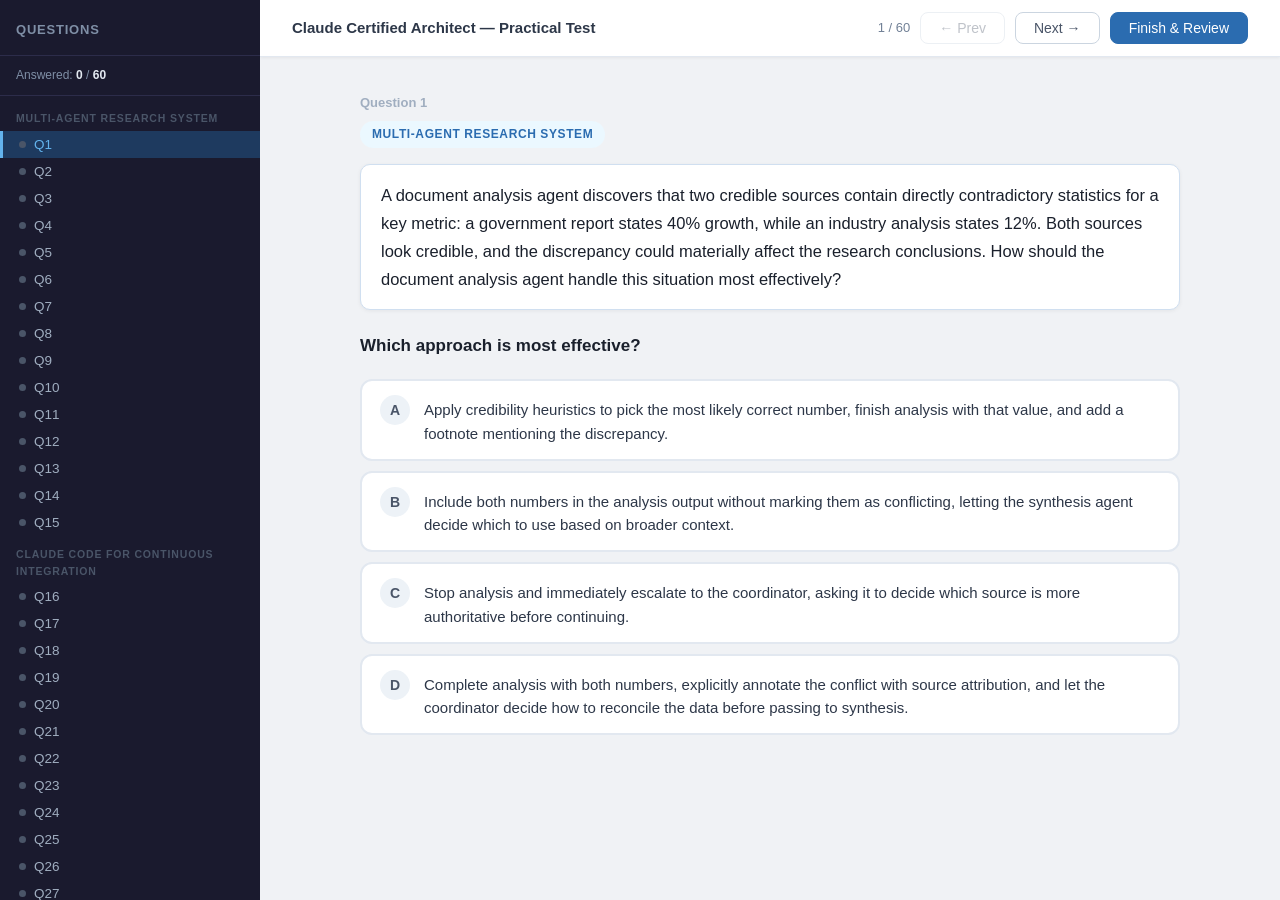
<file: practical_test_en.html>
<!DOCTYPE html>
<html lang="en">
<head>
<meta charset="UTF-8">
<meta name="viewport" content="width=device-width, initial-scale=1.0">
<title>Claude Certified Architect — Practical Test</title>
<style>
*, *::before, *::after { box-sizing: border-box; margin: 0; padding: 0; }

body {
  font-family: -apple-system, BlinkMacSystemFont, "Segoe UI", Roboto, sans-serif;
  font-size: 16px;
  line-height: 1.6;
  background: #f0f2f5;
  color: #1a1a2e;
  min-height: 100vh;
}

.shell { display: flex; height: 100vh; overflow: hidden; }

/* Sidebar */
.sidebar {
  width: 260px; min-width: 260px;
  background: #1a1a2e; color: #cdd3de;
  display: flex; flex-direction: column; overflow: hidden;
}
.sidebar-header {
  padding: 20px 16px 14px;
  font-size: 13px; font-weight: 700;
  letter-spacing: .06em; text-transform: uppercase;
  color: #7f8fa6; border-bottom: 1px solid #2c2c4a; flex-shrink: 0;
}
.sidebar-progress {
  padding: 10px 16px; font-size: 12px; color: #7f8fa6;
  border-bottom: 1px solid #2c2c4a; flex-shrink: 0;
}
.sidebar-progress span { color: #e2e8f0; font-weight: 600; }
.sidebar-scroll { overflow-y: auto; flex: 1; padding: 8px 0; }
.sidebar-scroll::-webkit-scrollbar { width: 4px; }
.sidebar-scroll::-webkit-scrollbar-thumb { background: #2c2c4a; border-radius: 2px; }

.scenario-group { margin-bottom: 4px; }
.scenario-label {
  padding: 6px 16px 4px; font-size: 10.5px; font-weight: 700;
  letter-spacing: .08em; text-transform: uppercase; color: #4a5568;
}
.q-btn {
  display: flex; align-items: center; gap: 8px;
  width: 100%; padding: 6px 16px;
  background: none; border: none; cursor: pointer;
  font-size: 13.5px; color: #a0aec0; text-align: left;
  transition: background .15s, color .15s;
  border-left: 3px solid transparent;
}
.q-btn:hover { background: #242447; color: #e2e8f0; }
.q-btn.active { background: #1e3a5f; color: #63b3ed; border-left-color: #63b3ed; }
.q-btn.answered-correct { color: #68d391; }
.q-btn.answered-correct .q-dot { background: #68d391; }
.q-btn.answered-wrong { color: #fc8181; }
.q-btn.answered-wrong .q-dot { background: #fc8181; }
.q-dot {
  width: 7px; height: 7px; border-radius: 50%;
  background: #4a5568; flex-shrink: 0; transition: background .2s;
}

/* Main */
.main { flex: 1; display: flex; flex-direction: column; overflow: hidden; }
.topbar {
  background: #fff; border-bottom: 1px solid #e2e8f0;
  padding: 12px 32px; display: flex; align-items: center;
  justify-content: space-between; flex-shrink: 0;
  box-shadow: 0 1px 3px rgba(0,0,0,.06);
}
.topbar-title { font-size: 15px; font-weight: 600; color: #2d3748; }
.topbar-nav { display: flex; gap: 10px; align-items: center; }
.nav-btn {
  padding: 7px 18px; border-radius: 8px;
  border: 1.5px solid #cbd5e0; background: #fff;
  font-size: 14px; cursor: pointer; color: #4a5568; font-weight: 500;
  transition: all .15s;
}
.nav-btn:hover { background: #edf2f7; border-color: #a0aec0; }
.nav-btn:disabled { opacity: .35; cursor: default; }
.nav-btn.finish { background: #2b6cb0; color: #fff; border-color: #2b6cb0; }
.nav-btn.finish:hover { background: #2c5282; }
.q-counter { font-size: 13px; color: #718096; font-weight: 500; }

.content { flex: 1; overflow-y: auto; padding: 36px 48px; }
.content::-webkit-scrollbar { width: 6px; }
.content::-webkit-scrollbar-thumb { background: #cbd5e0; border-radius: 3px; }

/* Question card */
.q-card { max-width: 820px; margin: 0 auto; }
.q-scenario {
  display: inline-block; background: #ebf8ff; color: #2b6cb0;
  font-size: 12px; font-weight: 700; letter-spacing: .05em;
  text-transform: uppercase; padding: 4px 12px;
  border-radius: 20px; margin-bottom: 16px;
}
.q-number { font-size: 13px; color: #a0aec0; margin-bottom: 6px; font-weight: 600; }
.q-situation {
  font-size: 16.5px; color: #1a202c;
  font-weight: 500; line-height: 1.7;
  background: #fff;
  border: 1.5px solid #d0dff0;
  border-radius: 10px;
  padding: 16px 20px;
  box-shadow: 0 1px 4px rgba(0,0,0,.06);
  margin-bottom: 22px;
}
.q-situation code, .opt-text code, .explanation code {
  background: #e2e8f0; padding: 1px 5px; border-radius: 4px;
  font-family: "SF Mono", Menlo, Monaco, monospace;
  font-size: 13.5px; color: #2d3748;
}
.explanation code { background: #feebc8; }
.q-prompt { font-size: 17px; font-weight: 700; color: #1a202c; margin-bottom: 20px; }

/* Options */
.options { display: flex; flex-direction: column; gap: 10px; margin-bottom: 24px; }
.option {
  display: flex; align-items: flex-start; gap: 14px;
  padding: 14px 18px; border: 2px solid #e2e8f0;
  border-radius: 12px; cursor: pointer; background: #fff;
  transition: border-color .15s, background .15s, transform .1s;
}
.option:hover:not(.locked) {
  border-color: #90cdf4; background: #ebf8ff; transform: translateX(2px);
}
.option.locked { cursor: default; }
.opt-letter {
  width: 30px; height: 30px; min-width: 30px; border-radius: 50%;
  background: #edf2f7; display: flex; align-items: center; justify-content: center;
  font-weight: 700; font-size: 14px; color: #4a5568;
  transition: background .2s, color .2s; flex-shrink: 0;
}
.opt-text { font-size: 15px; color: #2d3748; line-height: 1.55; padding-top: 3px; }

.option.correct { border-color: #48bb78; background: #f0fff4; }
.option.correct .opt-letter { background: #48bb78; color: #fff; }
.option.wrong { border-color: #fc8181; background: #fff5f5; }
.option.wrong .opt-letter { background: #fc8181; color: #fff; }
.option.dimmed { opacity: .55; }

/* Explanation */
.explanation {
  margin-top: 4px; padding: 14px 18px;
  background: #fffbeb; border-left: 4px solid #f6ad55;
  border-radius: 0 10px 10px 0;
  font-size: 14.5px; color: #744210; line-height: 1.65; display: none;
}
.explanation.show { display: block; }
.explanation strong { color: #744210; }

/* Summary */
.summary { max-width: 820px; margin: 0 auto; display: none; }
.summary.show { display: block; }
.summary h1 { font-size: 26px; font-weight: 800; color: #1a202c; margin-bottom: 6px; }
.summary-subtitle { color: #718096; font-size: 15px; margin-bottom: 28px; }
.score-grid { display: grid; grid-template-columns: repeat(3,1fr); gap: 16px; margin-bottom: 32px; }
.score-card {
  background: #fff; border-radius: 14px; padding: 20px;
  text-align: center; box-shadow: 0 2px 8px rgba(0,0,0,.07);
}
.score-card .big { font-size: 38px; font-weight: 800; line-height: 1; margin-bottom: 6px; }
.score-card .label { font-size: 13px; color: #718096; font-weight: 600; text-transform: uppercase; letter-spacing: .05em; }
.score-card.total .big { color: #2b6cb0; }
.score-card.correct-c .big { color: #38a169; }
.score-card.wrong-c .big { color: #e53e3e; }

.section-title {
  font-size: 18px; font-weight: 700; color: #2d3748;
  margin-bottom: 12px; padding-bottom: 6px; border-bottom: 2px solid #e2e8f0;
}
.group-block {
  background: #fff; border-radius: 12px; padding: 18px 20px;
  margin-bottom: 16px; box-shadow: 0 1px 4px rgba(0,0,0,.06);
}
.group-title {
  font-size: 15px; font-weight: 700; color: #2d3748;
  margin-bottom: 12px; display: flex; align-items: center; gap: 10px;
}
.group-badge {
  font-size: 11px; padding: 2px 10px; border-radius: 20px;
  font-weight: 700; background: #fff5f5; color: #c53030;
}
.wrong-item {
  display: flex; gap: 10px; align-items: flex-start;
  padding: 12px 0; border-bottom: 1px solid #f0f0f0;
  font-size: 14px; color: #4a5568;
}
.wrong-item:last-child { border-bottom: none; }
.wrong-item .wi-n { min-width: 32px; font-weight: 700; color: #a0aec0; font-size: 12px; padding-top: 2px; }
.wrong-item .wi-q { flex: 1; }
.wrong-item .wi-situation { font-size: 13.5px; color: #2d3748; font-weight: 500; margin-bottom: 4px; line-height: 1.5; }
.wrong-item .wi-situation code { background: #e2e8f0; padding: 1px 4px; border-radius: 3px; font-family: "SF Mono", Menlo, Monaco, monospace; font-size: 12.5px; }
.wrong-item .wi-prompt { font-size: 13px; color: #718096; font-style: italic; margin-bottom: 4px; }
.wrong-item .wi-ans { font-size: 12px; margin-top: 3px; color: #718096; }
.wi-wrong-tag { color: #e53e3e; font-weight: 700; }
.wi-correct-tag { color: #38a169; font-weight: 700; }

.restart-btn {
  margin-top: 28px; padding: 12px 32px;
  background: #2b6cb0; color: #fff; border: none;
  border-radius: 10px; font-size: 15px; font-weight: 700;
  cursor: pointer; transition: background .15s;
}
.restart-btn:hover { background: #2c5282; }

.screen { display: none; }
.screen.active { display: block; }
</style>
</head>
<body>
<div class="shell">
  <nav class="sidebar">
    <div class="sidebar-header">Questions</div>
    <div class="sidebar-progress">Answered: <span id="answeredCount">0</span> / <span id="totalCount">0</span></div>
    <div class="sidebar-scroll" id="sidebarList"></div>
  </nav>
  <div class="main">
    <div class="topbar">
      <div class="topbar-title">Claude Certified Architect — Practical Test</div>
      <div class="topbar-nav">
        <span class="q-counter" id="qCounter"></span>
        <button class="nav-btn" id="prevBtn" onclick="navigate(-1)" disabled>&#8592; Prev</button>
        <button class="nav-btn" id="nextBtn" onclick="navigate(1)">Next &#8594;</button>
        <button class="nav-btn finish" id="finishBtn" onclick="showSummary()">Finish &amp; Review</button>
      </div>
    </div>
    <div class="content">
      <div class="screen active" id="questionScreen">
        <div class="q-card" id="qCard"></div>
      </div>
      <div class="screen" id="summaryScreen">
        <div class="summary show" id="summaryContent"></div>
      </div>
    </div>
  </div>
</div>
<script>
const QUESTIONS = [{"n": 1, "scenario": "Multi-agent Research System", "situation": "A document analysis agent discovers that two credible sources contain directly contradictory statistics for a key metric: a government report states 40% growth, while an industry analysis states 12%. Both sources look credible, and the discrepancy could materially affect the research conclusions. How should the document analysis agent handle this situation most effectively?", "question": "Which approach is most effective?", "options": [{"letter": "A", "text": "Apply credibility heuristics to pick the most likely correct number, finish analysis with that value, and add a footnote mentioning the discrepancy.", "correct": false}, {"letter": "B", "text": "Include both numbers in the analysis output without marking them as conflicting, letting the synthesis agent decide which to use based on broader context.", "correct": false}, {"letter": "C", "text": "Stop analysis and immediately escalate to the coordinator, asking it to decide which source is more authoritative before continuing.", "correct": false}, {"letter": "D", "text": "Complete analysis with both numbers, explicitly annotate the conflict with source attribution, and let the coordinator decide how to reconcile the data before passing to synthesis.", "correct": true}], "correct": "D", "explanation": "This approach preserves separation of responsibilities: the analysis agent completes its core work without blocking, preserves both conflicting values with clear attribution, and correctly passes reconciliation to the coordinator, which has broader context.", "global_n": 1}, {"n": 2, "scenario": "Multi-agent Research System", "situation": "The web-search and document-analysis agents have completed their tasks and returned results to the coordinator. What is the next step for creating an integrated research report?", "question": "Which next step is most appropriate?", "options": [{"letter": "A", "text": "Each agent sends its results directly to the report-writing agent, bypassing the coordinator.", "correct": false}, {"letter": "B", "text": "The document analysis agent requests web-search results and merges them internally.", "correct": false}, {"letter": "C", "text": "The coordinator passes both sets of results to the synthesis agent for a unified integration.", "correct": true}, {"letter": "D", "text": "The coordinator concatenates the raw outputs from both agents and returns them as the final result.", "correct": false}], "correct": "C", "explanation": "In a coordinator–subagent architecture, the coordinator forwards both result sets to the synthesis agent for centralized integration, preserving control and ensuring high-quality merging.", "global_n": 2}, {"n": 3, "scenario": "Multi-agent Research System", "situation": "A document analysis subagent frequently fails when processing PDF files: some have corrupted sections that trigger parsing exceptions, others are password-protected, and sometimes the parsing library hangs on large files. Currently, any exception immediately terminates the subagent and returns an error to the coordinator, which must decide whether to retry, skip, or fail the whole task. This causes excessive coordinator involvement in routine error handling. What architectural improvement is most effective?", "question": "Which improvement is most effective?", "options": [{"letter": "A", "text": "Create a dedicated error-handling agent that monitors all failures via a shared queue and decides recovery actions, sending restart commands directly to subagents.", "correct": false}, {"letter": "B", "text": "Configure the subagent to always return partial results with a success status, embedding error details in metadata; the coordinator treats all responses as successful.", "correct": false}, {"letter": "C", "text": "Make the coordinator validate all documents before sending them to the subagent, rejecting documents that might cause failures.", "correct": false}, {"letter": "D", "text": "Implement local recovery in the subagent for transient failures and escalate to the coordinator only errors it cannot resolve, including attempted steps and partial results.", "correct": true}], "correct": "D", "explanation": "Handle errors at the lowest level capable of resolving them. Local recovery reduces coordinator workload while still escalating truly unrecoverable issues with full context and partial progress.", "global_n": 3}, {"n": 4, "scenario": "Multi-agent Research System", "situation": "After running the system on “AI impact on creative industries,” you observe that every subagent completes successfully: the web-search agent finds relevant articles, the document analysis agent summarizes them correctly, and the synthesis agent produces coherent text. However, final reports cover only visual art and completely miss music, literature, and film. In the coordinator logs, you see it decomposed the topic into three subtasks: “AI in digital art,” “AI in graphic design,” and “AI in photography.” What is the most likely root cause?", "question": "What is the most likely root cause?", "options": [{"letter": "A", "text": "The synthesis agent lacks instructions to detect coverage gaps.", "correct": false}, {"letter": "B", "text": "The document analysis agent filters out non-visual sources due to overly strict relevance criteria.", "correct": false}, {"letter": "C", "text": "The coordinator’s task decomposition is too narrow, assigning subagents work that does not cover all relevant areas.", "correct": true}, {"letter": "D", "text": "The web-search agent’s queries are insufficient and should be broadened to cover more sectors.", "correct": false}], "correct": "C", "explanation": "The coordinator decomposed a broad topic only into visual-art subtasks, missing music, literature, and film entirely. Since subagents executed their assignments correctly, the narrow decomposition is the obvious root cause.", "global_n": 4}, {"n": 5, "scenario": "Multi-agent Research System", "situation": "The web-search subagent returns results for only 3 of 5 requested source categories (competitor sites and industry reports succeed, but news archives and social feeds time out). The document analysis subagent successfully processes all provided documents. The synthesis subagent must produce a summary from mixed-quality upstream inputs. Which error-propagation strategy is most effective?", "question": "Which error-propagation strategy is most effective?", "options": [{"letter": "A", "text": "Continue synthesis using only successful sources and produce an output without mentioning which data was unavailable.", "correct": false}, {"letter": "B", "text": "The synthesis subagent returns an error to the coordinator, triggering a full retry or task failure due to incomplete data.", "correct": false}, {"letter": "C", "text": "The synthesis subagent asks the coordinator to retry timed-out sources with a longer timeout before starting synthesis.", "correct": false}, {"letter": "D", "text": "Structure the synthesis output with coverage annotations that indicate which conclusions are well-supported and where gaps exist due to unavailable sources.", "correct": true}], "correct": "D", "explanation": "Coverage annotations implement graceful degradation with transparency, preserving value from completed work while propagating uncertainty to enable informed decisions about confidence.", "global_n": 5}, {"n": 6, "scenario": "Multi-agent Research System", "situation": "The document analysis subagent encounters a corrupted PDF file that it cannot parse. When designing the system’s error handling, what is the most effective way to handle this failure?", "question": "Which approach is most effective?", "options": [{"letter": "A", "text": "Return an error with context to the coordinator agent, allowing it to decide how to proceed.", "correct": true}, {"letter": "B", "text": "Silently skip the corrupted document and continue processing the remaining files to avoid interrupting the workflow.", "correct": false}, {"letter": "C", "text": "Automatically retry parsing the document three times with exponential backoff before reporting a failure.", "correct": false}, {"letter": "D", "text": "Throw an exception that terminates the entire research workflow.", "correct": false}], "correct": "A", "explanation": "Returning an error with context to the coordinator is the most effective approach because it lets the coordinator make an informed decision—skip the file, try an alternative parsing method, or notify the user—while maintaining visibility into the failure.", "global_n": 6}, {"n": 7, "scenario": "Multi-agent Research System", "situation": "Production logs show a persistent pattern: requests like “analyze the uploaded quarterly report” are routed to the web-search agent 45% of the time instead of the document analysis agent. Reviewing tool definitions, you find that the web-search agent has a tool `analyze_content` described as “analyzes content and extracts key information,” while the document analysis agent has a tool `analyze_document` described as “analyzes documents and extracts key information.” How should you fix the misrouting problem?", "question": "How should you fix the misrouting problem?", "options": [{"letter": "A", "text": "Add a pre-routing classifier that detects whether the user refers to uploaded files or web content before the coordinator decides on delegation.", "correct": false}, {"letter": "B", "text": "Rename the web-search tool to `extract_web_results` and update its description to “processes and returns information retrieved from web search and URLs.”", "correct": true}, {"letter": "C", "text": "Add few-shot examples to the coordinator prompt showing correct routing: “User uploads a quarterly report → document analysis agent” and “User asks about a web page → web-search agent.”", "correct": false}, {"letter": "D", "text": "Expand the document analysis tool description with usage examples like “Use for uploaded PDFs, Word docs, and spreadsheets,” leaving the web-search tool unchanged.", "correct": false}], "correct": "B", "explanation": "Renaming the web-search tool to `extract_web_results` and updating its description to explicitly reference web search and URLs directly removes the root cause by eliminating semantic overlap between the two tool names and descriptions. This makes each tool’s purpose unambiguous, enabling the coordinator to reliably distinguish document analysis from web search.", "global_n": 7}, {"n": 8, "scenario": "Multi-agent Research System", "situation": "A colleague proposes that the document analysis agent should send its results directly to the synthesis agent, bypassing the coordinator. What is the main advantage of keeping the coordinator as the central hub for all communication between subagents?", "question": "What is the main advantage of keeping the coordinator as the central hub?", "options": [{"letter": "A", "text": "The coordinator can observe all interactions, handle errors uniformly, and decide what information each subagent should receive.", "correct": true}, {"letter": "B", "text": "The coordinator batches multiple requests to subagents, reducing total API calls and overall latency.", "correct": false}, {"letter": "C", "text": "Routing through the coordinator enables automatic retry logic that direct inter-agent calls cannot support.", "correct": false}, {"letter": "D", "text": "Subagents use isolated memory, and direct communication would require complex serialization that only the coordinator can perform.", "correct": false}], "correct": "A", "explanation": "The coordinator pattern provides centralized visibility into all interactions, uniform error handling across the system, and fine-grained control over what information each subagent receives—these are the primary advantages of a star-shaped communication topology.", "global_n": 8}, {"n": 9, "scenario": "Multi-agent Research System", "situation": "The web-search subagent times out while researching a complex topic. You need to design how information about this failure is returned to the coordinator. Which error-propagation approach best enables intelligent recovery?", "question": "Which error-propagation approach best enables intelligent recovery?", "options": [{"letter": "A", "text": "Return structured error context to the coordinator including the failure type, the query executed, any partial results, and potential alternative approaches.", "correct": true}, {"letter": "B", "text": "Catch the timeout within the subagent and return an empty result set marked as successful.", "correct": false}, {"letter": "C", "text": "Implement automatic exponential-backoff retries inside the subagent, only returning a generic “search unavailable” status after exhausting retries.", "correct": false}, {"letter": "D", "text": "Propagate the timeout exception directly to the top-level handler, terminating the entire research workflow.", "correct": false}], "correct": "A", "explanation": "Returning structured error context—including failure type, executed query, partial results, and alternative approaches—gives the coordinator everything needed to make intelligent recovery decisions (e.g., retry with a modified query or continue with partial results). It preserves maximum context for informed coordination-level decision-making.", "global_n": 9}, {"n": 10, "scenario": "Multi-agent Research System", "situation": "In your system design, you gave the document analysis agent access to a general-purpose tool `fetch_url` so it could download documents by URL. Production logs show this agent now frequently downloads search engine results pages to perform ad hoc web search—behavior that should be routed through the web-search agent—causing inconsistent results. Which fix is most effective?", "question": "Which fix is most effective?", "options": [{"letter": "A", "text": "Replace `fetch_url` with a `load_document` tool that validates that URLs point to document formats.", "correct": true}, {"letter": "B", "text": "Remove `fetch_url` from the document analysis agent and route all URL fetching through the coordinator to the web-search agent.", "correct": false}, {"letter": "C", "text": "Implement filtering that blocks `fetch_url` calls to known search engine domains while allowing other URLs.", "correct": false}, {"letter": "D", "text": "Add instructions to the document analysis agent prompt that `fetch_url` should only be used to download document URLs, not to search.", "correct": false}], "correct": "A", "explanation": "Replacing a general-purpose tool with a document-specific tool that validates URLs against document formats fixes the root cause by constraining capability at the interface level. This follows the principle of least privilege, making undesired search behavior impossible rather than merely discouraged.", "global_n": 10}, {"n": 11, "scenario": "Multi-agent Research System", "situation": "While researching a broad topic, you observe that the web-search agent and the document analysis agent investigate the same subtopics, leading to substantial duplication in their outputs. Token usage nearly doubles without a proportional increase in research breadth or depth. What is the most effective way to address this?", "question": "What is the most effective way to address this?", "options": [{"letter": "A", "text": "Allow both agents to finish in parallel, then have the coordinator deduplicate overlapping results before passing them to the synthesis agent.", "correct": false}, {"letter": "B", "text": "The coordinator explicitly partitions the research space before delegating, assigning each agent distinct subtopics or source types.", "correct": true}, {"letter": "C", "text": "Implement a shared-state mechanism where agents log their current focus area so other agents can dynamically avoid duplication during execution.", "correct": false}, {"letter": "D", "text": "Switch to sequential execution where document analysis runs only after web search completes, using web-search results as context to avoid duplication.", "correct": false}], "correct": "B", "explanation": "Having the coordinator explicitly partition the research space before delegating is most effective because it addresses the root cause—unclear task boundaries—before any work begins. It preserves parallelism while preventing duplicated effort and wasted tokens.", "global_n": 11}, {"n": 12, "scenario": "Multi-agent Research System", "situation": "During research, the web-search subagent queries three source categories with different outcomes: academic databases return 15 relevant papers, industry reports return “0 results,” and patent databases return “Connection timeout.” When designing error propagation to the coordinator, which approach enables the best recovery decisions?", "question": "Which approach enables the best recovery decisions?", "options": [{"letter": "A", "text": "Aggregate the results into a single success-percentage metric (e.g., “67% source coverage”) with detailed logs available on demand.", "correct": false}, {"letter": "B", "text": "Report both “timeout” and “0 results” as failures requiring coordinator intervention.", "correct": false}, {"letter": "C", "text": "Retry transient failures internally and report only persistent errors.", "correct": false}, {"letter": "D", "text": "Distinguish access failures (timeout) that require a retry decision from valid empty results (“0 results”) that represent successful queries.", "correct": true}], "correct": "D", "explanation": "A timeout (access failure) and “0 results” (valid empty result) are semantically different outcomes requiring different responses. Distinguishing them allows the coordinator to retry the patent database while accepting the industry reports “0 results” as a valid, informative finding.", "global_n": 12}, {"n": 13, "scenario": "Multi-agent Research System", "situation": "Production monitoring shows inconsistent synthesis quality. When aggregated results are ~75K tokens, the synthesis agent reliably cites information from the first 15K tokens (web-search headlines/snippets) and the last 10K tokens (document analysis conclusions), but often misses critical findings in the middle 50K tokens—even when they directly answer the research question. How should you restructure the aggregated input?", "question": "How should you restructure the aggregated input?", "options": [{"letter": "A", "text": "Summarize all subagent outputs to under 20K tokens before aggregation to keep content within the model’s reliable processing range.", "correct": false}, {"letter": "B", "text": "Stream subagent results to the synthesis agent incrementally, processing web-search results first to completion, then adding document analysis results.", "correct": false}, {"letter": "C", "text": "Place a key-findings summary at the start of the aggregated input and organize detailed results with explicit section headings for easier navigation.", "correct": true}, {"letter": "D", "text": "Implement rotation that alternates which subagent’s results appear first across research tasks to ensure both sources get equal top positioning over time.", "correct": false}], "correct": "C", "explanation": "Putting a key-findings summary at the start leverages primacy effects so critical information sits in the most reliably processed position. Adding explicit section headings throughout helps the model navigate and attend to mid-input content, directly mitigating the “lost in the middle” phenomenon.", "global_n": 13}, {"n": 14, "scenario": "Multi-agent Research System", "situation": "In testing, the combined output of the web-search agent (85K tokens including page content) and the document analysis agent (70K tokens including chains of thought) totals 155K tokens, but the synthesis agent performs best with inputs under 50K tokens. Which solution is most effective?", "question": "Which solution is most effective?", "options": [{"letter": "A", "text": "Modify upstream agents to return structured data (key facts, quotes, relevance scores) instead of verbose content and reasoning.", "correct": true}, {"letter": "B", "text": "Add an intermediate summarization agent that condenses findings before passing them to synthesis.", "correct": false}, {"letter": "C", "text": "Have the synthesis agent process findings in sequential batches, maintaining state between calls.", "correct": false}, {"letter": "D", "text": "Store findings in a vector database and give the synthesis agent search tools to query during its work.", "correct": false}], "correct": "A", "explanation": "Modifying upstream agents to return structured data fixes the root cause by reducing token volume at the source while preserving essential information. It avoids passing bulky page content and reasoning traces that inflate tokens without improving the synthesis step.", "global_n": 14}, {"n": 15, "scenario": "Multi-agent Research System", "situation": "In testing, you observe that the synthesis agent often needs to verify specific claims while merging results. Currently, when verification is needed, the synthesis agent returns control to the coordinator, which calls the web-search agent and then re-invokes synthesis with the results. This adds 2–3 extra loops per task and increases latency by 40%. Your assessment shows 85% of these verifications are simple fact checks (dates, names, stats) and 15% require deeper research. Which approach most effectively reduces overhead while preserving system reliability?", "question": "Which approach is most effective?", "options": [{"letter": "A", "text": "Give the synthesis agent access to all web-search tools so it can handle any verification need directly without coordinator loops.", "correct": false}, {"letter": "B", "text": "Have the synthesis agent accumulate all verification needs and return them as a batch to the coordinator at the end, which then sends them all to the web-search agent at once.", "correct": false}, {"letter": "C", "text": "Have the web-search agent proactively cache extra context around each source during initial research in anticipation of synthesis needing verification.", "correct": false}, {"letter": "D", "text": "Give the synthesis agent a limited-scope `verify_fact` tool for simple checks, while routing complex verifications through the coordinator to the web-search agent.", "correct": true}], "correct": "D", "explanation": "A limited-scope fact-verification tool lets the synthesis agent handle 85% of simple checks directly, eliminating most loops, while preserving the coordinator delegation path for the 15% of complex verifications. This applies least privilege while significantly reducing latency.", "global_n": 15}, {"n": 16, "scenario": "Claude Code for Continuous Integration", "situation": "Your CI pipeline runs the Claude Code CLI (in `--print` mode) using CLAUDE.md to provide project context for code review, and developers generally find the reviews substantive. However, they report that integrating findings into the workflow is difficult—Claude outputs narrative paragraphs that must be manually copied into PR comments. The team wants to automatically post each finding as a separate inline PR comment at the relevant place in code, which requires structured data with file path, line number, severity level, and suggested fix. Which approach is most effective?", "question": "Which approach is most effective?", "options": [{"letter": "A", "text": "Add an “Output Format for Review” section to CLAUDE.md with examples of structured findings so Claude learns the expected format from project context.", "correct": false}, {"letter": "B", "text": "Use the CLI flags `--output-format json` and `--json-schema` to enforce structured findings, then parse the output to post inline comments via the GitHub API.", "correct": true}, {"letter": "C", "text": "Include explicit formatting instructions in the review prompt requiring each finding to follow a parseable template like `[FILE:path] [LINE:n] [SEVERITY:level] ...`.", "correct": false}, {"letter": "D", "text": "Keep narrative review format but add a summarization step that uses Claude to generate a structured JSON summary of findings.", "correct": false}], "correct": "B", "explanation": "Using `--output-format json` with `--json-schema` enforces structured output at the CLI level, guaranteeing well-formed JSON with the required fields (file path, line number, severity, suggested fix) that can be reliably parsed and posted as inline PR comments via the GitHub API. It leverages built-in CLI capabilities designed specifically for structured output.", "global_n": 16}, {"n": 17, "scenario": "Claude Code for Continuous Integration", "situation": "Your team uses Claude Code for generating code suggestions, but you notice a pattern: non-obvious issues—performance optimizations that break edge cases, cleanups that unexpectedly change behavior—are only caught when another team member reviews the PR. Claude’s reasoning during generation shows it considered these cases but concluded its approach was correct. Which approach directly addresses the root cause of this self-check limitation?", "question": "Which approach directly addresses the root cause?", "options": [{"letter": "A", "text": "Run a second independent instance of Claude Code to review the changes without access to the generator’s reasoning.", "correct": true}, {"letter": "B", "text": "Enable extended thinking mode for the generation stage to allow more thorough deliberation before producing suggestions.", "correct": false}, {"letter": "C", "text": "Add explicit self-review instructions to the generation prompt asking Claude to critique its own suggestions before finalizing output.", "correct": false}, {"letter": "D", "text": "Include full test files and documentation in prompt context so Claude better understands expected behavior during generation.", "correct": false}], "correct": "A", "explanation": "A second independent Claude Code instance without access to the generator’s reasoning directly addresses the root cause by avoiding confirmation bias. This “fresh eyes” perspective mirrors human peer review, where another reviewer catches issues the author rationalized.", "global_n": 17}, {"n": 18, "scenario": "Claude Code for Continuous Integration", "situation": "Your code review component is iterative: Claude analyzes the changed file, then may request related files (imports, base classes, tests) via tool calls to understand context before providing final feedback. Your application defines a tool that lets Claude request file contents; Claude calls the tool, gets results, and continues analysis. You’re evaluating batch processing to reduce API cost. What is the primary technical limitation when considering batch processing for this workflow?", "question": "What is the primary technical limitation?", "options": [{"letter": "A", "text": "Batch processing does not include correlation IDs to map outputs back to input requests.", "correct": false}, {"letter": "B", "text": "The asynchronous model cannot execute tools mid-request and return results for Claude to continue analysis.", "correct": true}, {"letter": "C", "text": "The Batch API does not support tool definitions in request parameters.", "correct": false}, {"letter": "D", "text": "The batch processing latency of up to 24 hours is too slow for pull request feedback, although the workflow would otherwise function.", "correct": false}], "correct": "B", "explanation": "A “fire-and-forget” asynchronous Batch API model has no mechanism to intercept a tool call during a request, execute the tool, and return results for Claude to continue analysis. This is fundamentally incompatible with iterative tool-calling workflows that require multiple tool request/response rounds within a single logical interaction.", "global_n": 18}, {"n": 19, "scenario": "Claude Code for Continuous Integration", "situation": "Your CI/CD system runs three Claude-based analyses: (1) fast style checks on every PR that block merging until completion, (2) comprehensive weekly security audits of the entire codebase, and (3) nightly test-case generation for recently changed modules. The Message Batches API offers 50% savings but processing can take up to 24 hours. You want to optimize API cost while maintaining an acceptable developer experience. Which combination correctly matches each task to an API approach?", "question": "Which combination is correct?", "options": [{"letter": "A", "text": "Use the Message Batches API for all three tasks to maximize 50% savings, configuring the pipeline to poll for batch completion.", "correct": false}, {"letter": "B", "text": "Use synchronous calls for PR style checks; use the Message Batches API for weekly security audits and nightly test generation.", "correct": true}, {"letter": "C", "text": "Use synchronous calls for all three tasks for consistent response times, relying on prompt caching to reduce costs across workloads.", "correct": false}, {"letter": "D", "text": "Use synchronous calls for PR style checks and nightly test generation; use the Message Batches API only for weekly security audits.", "correct": false}], "correct": "B", "explanation": "PR style checks block developers and require immediate responses via synchronous calls, while weekly security audits and nightly test generation are scheduled tasks with flexible deadlines that can tolerate up to a 24-hour batch window—capturing 50% savings for both.", "global_n": 19}, {"n": 20, "scenario": "Claude Code for Continuous Integration", "situation": "Your automated reviews find real issues, but developers report the feedback is not actionable. Findings include phrases like “complex ticket routing logic” or “potential null pointer” without specifying what exactly to change. When you add detailed instructions like “always include concrete fix suggestions,” the model still produces inconsistent output—sometimes detailed, sometimes vague. Which prompting technique most reliably produces consistently actionable feedback?", "question": "Which prompting technique is most reliable?", "options": [{"letter": "A", "text": "Further refine instructions with more explicit requirements for each part of the feedback format (location, issue, severity, proposed fix).", "correct": false}, {"letter": "B", "text": "Expand the context window to include more surrounding codebase so the model has enough information to propose concrete fixes.", "correct": false}, {"letter": "C", "text": "Implement a two-pass approach where one prompt identifies issues and a second generates fixes, allowing specialization.", "correct": false}, {"letter": "D", "text": "Add 3–4 few-shot examples showing the exact required format: identified issue, location in code, concrete fix suggestion.", "correct": true}], "correct": "D", "explanation": "Few-shot examples are the most effective technique for achieving consistent output format when instructions alone produce variable results. Providing 3–4 examples that show the exact desired structure (issue, location, concrete fix) gives the model a concrete pattern to follow, which is more reliable than abstract instructions.", "global_n": 20}, {"n": 21, "scenario": "Claude Code for Continuous Integration", "situation": "Your CI pipeline includes two Claude-based code review modes: a pre-merge-commit hook that blocks PR merge until completion, and a “deep analysis” that runs overnight, polls for batch completion, and posts detailed suggestions to the PR. You want to reduce API cost using the Message Batches API, which offers 50% savings but requires polling and can take up to 24 hours. Which mode should use batch processing?", "question": "Which mode should use batch processing?", "options": [{"letter": "A", "text": "Only the pre-merge-commit hook.", "correct": false}, {"letter": "B", "text": "Only the deep analysis.", "correct": true}, {"letter": "C", "text": "Both modes.", "correct": false}, {"letter": "D", "text": "Neither mode.", "correct": false}], "correct": "B", "explanation": "Deep analysis is an ideal candidate for batch processing because it already runs overnight, tolerates delay, and uses a polling model before publishing results—matching the asynchronous, polling-based architecture of the Message Batches API while capturing 50% savings.", "global_n": 21}, {"n": 22, "scenario": "Claude Code for Continuous Integration", "situation": "Your automated review analyzes comments and docstrings. The current prompt instructs Claude to “check that comments are accurate and up to date.” Findings often flag acceptable patterns (TODO markers, simple descriptions) while missing comments describing behavior the code no longer implements. What change addresses the root cause of this inconsistent analysis?", "question": "What change addresses the root cause?", "options": [{"letter": "A", "text": "Include `git blame` data so Claude can identify comments that predate recent code changes.", "correct": false}, {"letter": "B", "text": "Add few-shot examples of misleading comments to help the model recognize similar patterns in the codebase.", "correct": false}, {"letter": "C", "text": "Filter TODO, FIXME, and descriptive comment patterns before analysis to reduce noise.", "correct": false}, {"letter": "D", "text": "Specify explicit criteria: flag comments only when the behavior they claim contradicts the code’s actual behavior.", "correct": true}], "correct": "D", "explanation": "Explicit criteria—flagging comments only when claimed behavior contradicts actual code behavior—directly addresses the root cause by replacing a vague instruction with a precise definition of what constitutes a problem. This reduces false positives on acceptable patterns and misses of truly misleading comments.", "global_n": 22}, {"n": 23, "scenario": "Claude Code for Continuous Integration", "situation": "Your automated code review system shows inconsistent severity ratings—similar issues like null pointer risks are rated “critical” in some PRs but only “medium” in others. Developer surveys show growing distrust—many start dismissing findings without reading because “half are wrong.” High-false-positive categories erode trust in accurate categories. Which approach best restores developer trust while improving the system?", "question": "Which approach best restores developer trust?", "options": [{"letter": "A", "text": "Temporarily disable high-false-positive categories (style, naming, documentation) and keep only high-precision categories while improving prompts.", "correct": true}, {"letter": "B", "text": "Keep all categories enabled but display confidence scores with each finding so developers can decide what to investigate.", "correct": false}, {"letter": "C", "text": "Keep all categories enabled and add few-shot examples to improve accuracy for each category over the next few weeks.", "correct": false}, {"letter": "D", "text": "Apply a uniform strictness reduction across all categories to bring the overall false-positive rate down.", "correct": false}], "correct": "A", "explanation": "Temporarily disabling high-false-positive categories immediately stops trust erosion by removing noisy findings that cause developers to dismiss everything, while preserving value from high-precision categories like security and correctness. It also creates space to improve prompts for problematic categories before re-enabling them.", "global_n": 23}, {"n": 24, "scenario": "Claude Code for Continuous Integration", "situation": "Your automated review generates test-case suggestions for each PR. Reviewing a PR that adds course completion tracking, Claude suggests 10 test cases, but developer feedback shows that 6 duplicate scenarios already covered by the existing test suite. What change most effectively reduces duplicate suggestions?", "question": "What change is most effective?", "options": [{"letter": "A", "text": "Include the existing test file in context so Claude can determine what scenarios are already covered.", "correct": true}, {"letter": "B", "text": "Reduce the requested number of suggestions from 10 to 5, assuming Claude prioritizes the most valuable cases first.", "correct": false}, {"letter": "C", "text": "Add instructions directing Claude to focus exclusively on edge cases and error conditions rather than success paths.", "correct": false}, {"letter": "D", "text": "Implement post-processing that filters suggestions whose descriptions match existing test names via keyword overlap.", "correct": false}], "correct": "A", "explanation": "Including the existing test file fixes the root cause of duplication: Claude can only avoid suggesting already-covered scenarios if it knows what tests already exist. This gives Claude the information needed to propose genuinely new, valuable tests.", "global_n": 24}, {"n": 25, "scenario": "Claude Code for Continuous Integration", "situation": "After an initial automated review identifies 12 findings, a developer pushes new commits to address issues. Re-running review produces 8 findings, but developers report that 5 duplicate previous comments on code that was already fixed in the new commits. What is the most effective way to eliminate this redundant feedback while maintaining thoroughness?", "question": "What is the most effective way to eliminate redundant feedback?", "options": [{"letter": "A", "text": "Run review only when the PR is created and in the final pre-merge state, skipping intermediate commits.", "correct": false}, {"letter": "B", "text": "Add a post-processing filter that removes findings that match previous ones by file paths and issue descriptions before posting comments.", "correct": false}, {"letter": "C", "text": "Restrict review scope to files changed in the most recent push, excluding files from earlier commits.", "correct": false}, {"letter": "D", "text": "Include previous review findings in context and instruct Claude to report only new or still-unresolved issues.", "correct": true}], "correct": "D", "explanation": "Including prior review findings in context lets Claude distinguish new problems from those already addressed in recent commits. This preserves review thoroughness while using Claude’s reasoning to avoid redundant feedback on fixed code.", "global_n": 25}, {"n": 26, "scenario": "Claude Code for Continuous Integration", "situation": "Your pipeline script runs `claude \"Analyze this pull request for security issues\"`, but the job hangs indefinitely. Logs show Claude Code is waiting for interactive input. What is the correct approach to run Claude Code in an automated pipeline?", "question": "What is the correct approach?", "options": [{"letter": "A", "text": "Add a `--batch` flag: `claude --batch \"Analyze this pull request for security issues\"`.", "correct": false}, {"letter": "B", "text": "Add the `-p` flag: `claude -p \"Analyze this pull request for security issues\"`.", "correct": true}, {"letter": "C", "text": "Redirect stdin from `/dev/null`: `claude \"Analyze this pull request for security issues\" < /dev/null`.", "correct": false}, {"letter": "D", "text": "Set the environment variable `CLAUDE_HEADLESS=true` before running the command.", "correct": false}], "correct": "B", "explanation": "The `-p` (or `--print`) flag is the documented way to run Claude Code non-interactively. It processes the prompt, prints the result to stdout, and exits without waiting for user input—ideal for CI/CD pipelines.", "global_n": 26}, {"n": 27, "scenario": "Claude Code for Continuous Integration", "situation": "A pull request changes 14 files in an inventory tracking module. A single-pass review that analyzes all files together produces inconsistent results: detailed feedback on some files but shallow comments on others, missed obvious bugs, and contradictory feedback (a pattern is flagged in one file but identical code is approved in another file in the same PR). How should you restructure the review?", "question": "How should you restructure the review?", "options": [{"letter": "A", "text": "Run three independent full-PR review passes and flag only issues that appear in at least two of the three runs.", "correct": false}, {"letter": "B", "text": "Split into focused passes: review each file individually for local issues, then run a separate integration-oriented pass to examine cross-file data flows.", "correct": true}, {"letter": "C", "text": "Require developers to split large PRs into smaller submissions of 3–4 files before running automated review.", "correct": false}, {"letter": "D", "text": "Switch to a larger model with a bigger context window so it can pay sufficient attention to all 14 files in one pass.", "correct": false}], "correct": "B", "explanation": "Focused per-file passes address the root cause—attention dilution—by ensuring consistent depth and reliable local issue detection. A separate integration-oriented pass then covers cross-file concerns such as dependency and data-flow interactions.", "global_n": 27}, {"n": 28, "scenario": "Claude Code for Continuous Integration", "situation": "Your automated code review averages 15 findings per pull request, and developers report a 40% false-positive rate. The bottleneck is investigation time: developers must click into each finding to read Claude’s rationale before deciding whether to fix or dismiss it. Your CLAUDE.md already contains comprehensive rules for acceptable patterns, and stakeholders rejected any approach that filters findings before developers see them. What change best addresses investigation time?", "question": "What change best addresses investigation time?", "options": [{"letter": "A", "text": "Require Claude to include its rationale and confidence estimate directly in each finding.", "correct": true}, {"letter": "B", "text": "Add a post-processor that analyzes finding patterns and automatically suppresses those that match historical false-positive signatures.", "correct": false}, {"letter": "C", "text": "Categorize findings as “blocking issues” vs “suggestions,” with different review requirements by level.", "correct": false}, {"letter": "D", "text": "Configure Claude to show only high-confidence findings, filtering uncertain flags before developers see them.", "correct": false}], "correct": "A", "explanation": "Including rationale and confidence directly in each finding reduces investigation time by letting developers quickly triage without opening each finding. It satisfies the “no filtering” constraint because all findings remain visible while accelerating developer decision-making.", "global_n": 28}, {"n": 29, "scenario": "Claude Code for Continuous Integration", "situation": "Analysis of your automated code review shows large differences in false-positive rates by finding category: security/correctness findings have 8% false positives, performance findings 18%, style/naming findings 52%, and documentation findings 48%. Developer surveys show growing distrust—many start dismissing findings without reading because “half are wrong.” High-false-positive categories erode trust in accurate categories. Which approach best restores developer trust while improving the system?", "question": "Which approach best restores developer trust?", "options": [{"letter": "A", "text": "Temporarily disable high-false-positive categories (style, naming, documentation) and keep only high-precision categories while improving prompts.", "correct": true}, {"letter": "B", "text": "Keep all categories enabled but display confidence scores with each finding so developers can decide what to investigate.", "correct": false}, {"letter": "C", "text": "Keep all categories enabled and add few-shot examples to improve accuracy for each category over the next few weeks.", "correct": false}, {"letter": "D", "text": "Apply a uniform strictness reduction across all categories to bring the overall false-positive rate down.", "correct": false}], "correct": "A", "explanation": "Temporarily disabling high-false-positive categories immediately stops trust erosion by removing noisy findings that cause developers to dismiss everything, while preserving value from high-precision categories like security and correctness. It also creates space to improve prompts for problematic categories before re-enabling them.", "global_n": 29}, {"n": 30, "scenario": "Claude Code for Continuous Integration", "situation": "Your team wants to reduce API costs for automated analysis. Currently, synchronous Claude calls support two workflows: (1) a blocking pre-merge check that must complete before developers can merge, and (2) a technical debt report generated overnight for review the next morning. Your manager proposes moving both to the Message Batches API to save 50%. How should you evaluate this proposal?", "question": "How should you evaluate this proposal?", "options": [{"letter": "A", "text": "Move both to batch processing with fallback to synchronous calls if batches take too long.", "correct": false}, {"letter": "B", "text": "Move both workflows to batch processing with status polling to verify completion.", "correct": false}, {"letter": "C", "text": "Use batch processing only for technical debt reports; keep synchronous calls for pre-merge checks.", "correct": true}, {"letter": "D", "text": "Keep synchronous calls for both workflows to avoid issues with batch result ordering.", "correct": false}], "correct": "C", "explanation": "Message Batches API processing can take up to 24 hours with no latency SLA, which is acceptable for overnight technical debt reports but unacceptable for blocking pre-merge checks where developers wait. This matches each workflow to the right API based on latency requirements.", "global_n": 30}, {"n": 31, "scenario": "Code Generation with Claude Code", "situation": "You asked Claude Code to implement a function that transforms API responses into an internal normalized format. After two iterations, the output structure still doesn’t match expectations—some fields are nested differently and timestamps are formatted incorrectly. You described requirements in prose, but Claude interprets them differently each time.", "question": "Which approach is most effective for the next iteration?", "options": [{"letter": "A", "text": "Write a JSON schema describing the expected output structure and validate Claude’s output against it after each iteration.", "correct": false}, {"letter": "B", "text": "Provide 2–3 concrete input-output examples showing the expected transformation for representative API responses.", "correct": true}, {"letter": "C", "text": "Rewrite requirements with more technical precision, specifying exact field mappings, nesting rules, and timestamp format strings.", "correct": false}, {"letter": "D", "text": "Ask Claude to explain its current understanding of the requirements to identify where interpretations diverge.", "correct": false}], "correct": "B", "explanation": "Concrete input-output examples remove ambiguity inherent in prose descriptions by showing Claude the exact expected transformation results. This directly addresses the root cause—misinterpretation of textual requirements—by providing unambiguous patterns for field nesting and timestamp formatting.", "global_n": 31}, {"n": 32, "scenario": "Code Generation with Claude Code", "situation": "You need to add Slack as a new notification channel. The existing codebase has clear, established patterns for email, SMS, and push channels. However, Slack’s API offers fundamentally different integration approaches—incoming webhooks (simple, one-way), bot tokens (support delivery confirmation and programmatic control), or Slack Apps (two-way events, requires workspace approval). Your task says “add Slack support” without specifying integration method or requiring advanced features like delivery tracking.", "question": "How should you approach this task?", "options": [{"letter": "A", "text": "Start in direct execution mode using incoming webhooks to match the existing one-way notification pattern.", "correct": false}, {"letter": "B", "text": "Switch to planning mode to explore integration options and architectural implications, then present a recommendation before implementation.", "correct": true}, {"letter": "C", "text": "Start in direct execution mode by scaffolding a Slack channel class using existing patterns, deferring the integration method decision.", "correct": false}, {"letter": "D", "text": "Start in direct execution mode using a bot-token approach to ensure delivery confirmation is possible.", "correct": false}], "correct": "B", "explanation": "Slack integration has multiple valid approaches with significantly different architectural implications, and requirements are ambiguous. Planning mode lets you evaluate trade-offs among webhooks, bot tokens, and Slack Apps and align on an approach before implementation.", "global_n": 32}, {"n": 33, "scenario": "Code Generation with Claude Code", "situation": "Your CLAUDE.md file has grown to 400+ lines containing coding standards, testing conventions, a detailed PR review checklist, deployment instructions, and database migration procedures. You want Claude to always follow coding standards and testing conventions, but apply PR review, deploy, and migration guidance only when doing those tasks.", "question": "Which restructuring approach is most effective?", "options": [{"letter": "A", "text": "Move all guidance into separate Skills files organized by workflow type, leaving only a brief project description in CLAUDE.md.", "correct": false}, {"letter": "B", "text": "Keep everything in CLAUDE.md but use `@import` syntax to organize into separately maintained files by category.", "correct": false}, {"letter": "C", "text": "Split CLAUDE.md into files under `.claude/rules/` with path-bound glob patterns so each rule loads only for the relevant file types.", "correct": false}, {"letter": "D", "text": "Keep universal standards in CLAUDE.md and create Skills for workflow-specific guidance (PR review, deploy, migrations) with trigger keywords.", "correct": true}], "correct": "D", "explanation": "CLAUDE.md content loads in every session, ensuring coding standards and testing conventions always apply, while Skills are invoked on demand when Claude detects trigger keywords—ideal for workflow-specific guidance like PR review, deployment, and migrations.", "global_n": 33}, {"n": 34, "scenario": "Code Generation with Claude Code", "situation": "You’re tasked with restructuring your team’s monolithic application into microservices. This impacts changes across dozens of files and requires decisions about service boundaries and module dependencies.", "question": "Which approach should you choose?", "options": [{"letter": "A", "text": "Switch to planning mode to explore the codebase, understand dependencies, and design the implementation approach before making changes.", "correct": true}, {"letter": "B", "text": "Start in direct execution mode and switch to planning only after encountering unexpected complexity during implementation.", "correct": false}, {"letter": "C", "text": "Start in direct execution mode and make incremental changes, letting implementation reveal natural service boundaries.", "correct": false}, {"letter": "D", "text": "Use direct execution with detailed upfront instructions that specify each service structure.", "correct": false}], "correct": "A", "explanation": "Planning mode is the right strategy for complex architectural restructuring like splitting a monolith: it allows safe exploration and informed decisions about boundaries before committing to potentially expensive changes across many files.", "global_n": 34}, {"n": 35, "scenario": "Code Generation with Claude Code", "situation": "Your team created a `/analyze-codebase` skill that performs deep code analysis—dependency scanning, test coverage counts, and code quality metrics. After running the command, team members report Claude becomes less responsive in the session and loses the context of the original task.", "question": "How do you most effectively fix this while keeping full analysis capabilities?", "options": [{"letter": "A", "text": "Add `context: fork` in the skill frontmatter to run the analysis in an isolated subagent context.", "correct": true}, {"letter": "B", "text": "Add `model: haiku` in frontmatter to use a faster, cheaper model for analysis.", "correct": false}, {"letter": "C", "text": "Split the skill into three smaller skills, each producing less output.", "correct": false}, {"letter": "D", "text": "Add instructions to the skill to compress all results into a short summary before displaying them.", "correct": false}], "correct": "A", "explanation": "`context: fork` runs the analysis in an isolated subagent context so the large output does not pollute the main session’s context window and Claude does not lose track of the original task. It preserves full analysis capability while keeping the main session responsive.", "global_n": 35}, {"n": 36, "scenario": "Code Generation with Claude Code", "situation": "Your team uses a `/commit` skill in `.claude/skills/commit/SKILL.md`. A developer wants to customize it for their personal workflow (different commit message format, extra checks) without affecting teammates.", "question": "What do you recommend?", "options": [{"letter": "A", "text": "Create a personal version under `~/.claude/skills/` with a different name, e.g., `/my-commit`.", "correct": false}, {"letter": "B", "text": "Add conditional logic based on username in the project skill frontmatter.", "correct": false}, {"letter": "C", "text": "Create a personal version at `~/.claude/skills/commit/SKILL.md` with the same name.", "correct": true}, {"letter": "D", "text": "Set `override: true` in the personal skill frontmatter to prioritize it over the project version.", "correct": false}], "correct": "C", "explanation": "Personal skills take precedence over project skills with the same name. A personal skill at `~/.claude/skills/commit/SKILL.md` will override the team’s project skill, allowing the developer to customize their workflow while maintaining the familiar `/commit` command name for their personal use. This approach is better than option A because it preserves the original command name, improving the developer’s workflow without affecting teammates.", "global_n": 36}, {"n": 37, "scenario": "Code Generation with Claude Code", "situation": "Your team has used Claude Code for months. Recently, three developers report Claude follows the guidance “always include comprehensive error handling,” but a fourth developer who just joined says Claude does not follow it. All four work in the same repo and have up-to-date code.", "question": "What is the most likely cause and fix?", "options": [{"letter": "A", "text": "The guidance lives in the original developers’ user-level `~/.claude/CLAUDE.md` files, not in the project `.claude/CLAUDE.md`. Move the instruction to the project-level file so all team members receive it.", "correct": true}, {"letter": "B", "text": "The new developer’s `~/.claude/CLAUDE.md` contains conflicting instructions overriding project settings; they should delete the conflicting section.", "correct": false}, {"letter": "C", "text": "Claude Code learns per-user preferences over time; the new developer must repeat the requirement until Claude “remembers” it.", "correct": false}, {"letter": "D", "text": "Claude Code caches CLAUDE.md after first read; original developers use cached versions. Everyone should clear the Claude Code cache.", "correct": false}], "correct": "A", "explanation": "If the guidance was added only to the original developers’ user-level configs and not to the project-level `.claude/CLAUDE.md`, new team members won’t receive it. Moving it to the project-level configuration ensures all current and future team members automatically get the guidance.", "global_n": 37}, {"n": 38, "scenario": "Code Generation with Claude Code", "situation": "You find that including 2–3 full endpoint implementation examples as context significantly improves consistency when generating new API endpoints. However, this context is useful only when creating new endpoints—not when debugging, reviewing code, or other work in the API directory.", "question": "Which configuration approach is most effective?", "options": [{"letter": "A", "text": "Add endpoint examples and pattern documentation to the project CLAUDE.md so they are always available.", "correct": false}, {"letter": "B", "text": "Manually reference endpoint examples in every generation request by copying code into the prompt.", "correct": false}, {"letter": "C", "text": "Configure path-specific rules in `.claude/rules/api/` that include endpoint examples and activate when working in the API directory.", "correct": false}, {"letter": "D", "text": "Create a skill that references the endpoint examples and contains pattern-following instructions, invoked on demand via a slash command.", "correct": true}], "correct": "D", "explanation": "A skill invoked on demand loads the example context only when generating new endpoints, not during unrelated tasks like debugging or review. This keeps the main context clean while preserving high-quality generation when needed.", "global_n": 38}, {"n": 39, "scenario": "Code Generation with Claude Code", "situation": "Your team created a `/migration` skill that generates database migration files. It takes the migration name via `$ARGUMENTS`. In production you observe three issues: (1) developers often run the skill without arguments, causing poorly named files, (2) the skill sometimes uses database schema details from unrelated prior conversations, and (3) a developer accidentally ran destructive test cleanup when the skill had broad tool access.", "question": "Which configuration approach fixes all three problems?", "options": [{"letter": "A", "text": "Use positional parameters `$1` and `$2` instead of `$ARGUMENTS` to enforce specific inputs, include explicit schema file references via `@` syntax for context control, and add a frontmatter description warning about destructive operations.", "correct": false}, {"letter": "B", "text": "Add `argument-hint` in frontmatter to request required parameters, use `context: fork` to isolate execution, and restrict `allowed-tools` to file-write operations.", "correct": true}, {"letter": "C", "text": "Split into `/migration-create` and `/migration-apply` skills, add validation instructions to request migration name if missing, and use different `allowed-tools` scopes for each.", "correct": false}, {"letter": "D", "text": "Add validation instructions in the skill SKILL.md to ensure `$ARGUMENTS` is a valid name, add prompts to ignore prior conversation context, and list prohibited operations to avoid.", "correct": false}], "correct": "B", "explanation": "This uses three separate configuration features to address each problem: `argument-hint` improves argument entry and reduces missing arguments, `context: fork` prevents context leakage from prior conversations, and `allowed-tools` constrains the skill to safe file-writing operations, preventing destructive actions.", "global_n": 39}, {"n": 40, "scenario": "Code Generation with Claude Code", "situation": "Your codebase contains areas with different coding conventions: React components use functional style with hooks, API handlers use async/await with specific error handling, and database models follow the repository pattern. Test files are distributed across the codebase next to the code under test (e.g., `Button.test.tsx` next to `Button.tsx`), and you want all tests to follow the same conventions regardless of location.", "question": "What is the most supported way to ensure Claude automatically applies the correct conventions when generating code?", "options": [{"letter": "A", "text": "Put all conventions in the root CLAUDE.md under headings for each area and rely on Claude to infer which section applies.", "correct": false}, {"letter": "B", "text": "Create skills in `.claude/skills/` for each code type, embedding conventions in each SKILL.md.", "correct": false}, {"letter": "C", "text": "Place a separate CLAUDE.md file in each subdirectory containing conventions for that area.", "correct": false}, {"letter": "D", "text": "Create rule files under `.claude/rules/` with YAML frontmatter specifying glob patterns to conditionally apply conventions based on file paths.", "correct": true}], "correct": "D", "explanation": "`.claude/rules/` files with YAML frontmatter and glob patterns (e.g., `**/*.test.tsx`, `src/api/**/*.ts`) enable deterministic, path-based convention application regardless of directory structure. This is the most supported approach for cross-cutting patterns like distributed test files.", "global_n": 40}, {"n": 41, "scenario": "Code Generation with Claude Code", "situation": "You want to create a custom slash command `/review` that runs your team’s standard code review checklist. It should be available to every developer when they clone or update the repository.", "question": "Where should you create the command file?", "options": [{"letter": "A", "text": "In `~/.claude/commands/` in each developer’s home directory.", "correct": false}, {"letter": "B", "text": "In the project repository under `.claude/commands/`.", "correct": true}, {"letter": "C", "text": "In `.claude/config.json` as an array of commands.", "correct": false}, {"letter": "D", "text": "In the root project CLAUDE.md.", "correct": false}], "correct": "B", "explanation": "Putting custom slash commands under `.claude/commands/` inside the project repository ensures they are version-controlled and automatically available to every developer who clones or updates the repo. This is the intended location for project-level custom commands in Claude Code.", "global_n": 41}, {"n": 42, "scenario": "Code Generation with Claude Code", "situation": "Your team’s CLAUDE.md grew beyond 500 lines mixing TypeScript conventions, testing guidance, API patterns, and deployment procedures. Developers find it hard to locate and update the right sections.", "question": "What approach does Claude Code support to organize project-level instructions into focused topical modules?", "options": [{"letter": "A", "text": "Define a `.claude/config.yaml` mapping file patterns to specific sections inside CLAUDE.md.", "correct": false}, {"letter": "B", "text": "Create separate Markdown files in `.claude/rules/`, each covering one topic (e.g., `testing.md`, `api-conventions.md`).", "correct": true}, {"letter": "C", "text": "Split instructions into README.md files in relevant subdirectories that Claude automatically loads as instructions.", "correct": false}, {"letter": "D", "text": "Create multiple files named CLAUDE.md at different levels of the directory tree, each overriding parent instructions.", "correct": false}], "correct": "B", "explanation": "Claude Code supports a `.claude/rules/` directory where you can create separate Markdown files for topical guidance (e.g., `testing.md`, `api-conventions.md`), allowing teams to organize large instruction sets into focused, maintainable modules.", "global_n": 42}, {"n": 43, "scenario": "Code Generation with Claude Code", "situation": "You create a custom skill `/explore-alternatives` that your team uses to brainstorm and evaluate implementation approaches before choosing one. Developers report that after running the skill, subsequent Claude responses are influenced by the alternatives discussion—sometimes referencing rejected approaches or retaining exploration context that interferes with actual implementation.", "question": "How should you most effectively configure this skill?", "options": [{"letter": "A", "text": "Use the `!` prefix in the skill to run exploration logic as a bash subprocess.", "correct": false}, {"letter": "B", "text": "Add `context: fork` in the skill frontmatter.", "correct": true}, {"letter": "C", "text": "Split into two skills—`/explore-start` and `/explore-end`—to mark boundaries when exploration context should be discarded.", "correct": false}, {"letter": "D", "text": "Create the skill in `~/.claude/skills/` instead of `.claude/skills/`.", "correct": false}], "correct": "B", "explanation": "`context: fork` runs the skill in an isolated subagent context so exploration discussions do not pollute the main conversation history. This prevents rejected approaches and brainstorming context from influencing subsequent implementation work.", "global_n": 43}, {"n": 44, "scenario": "Code Generation with Claude Code", "situation": "Your team wants to add a GitHub MCP server for searching PRs and checking CI status via Claude Code. Each of six developers has their own personal GitHub access token. You want consistent tooling across the team without committing credentials to version control.", "question": "Which configuration approach is most effective?", "options": [{"letter": "A", "text": "Have each developer add the server in user scope via `claude mcp add --scope user`.", "correct": false}, {"letter": "B", "text": "Create an MCP server wrapper that reads tokens from a `.env` file and proxies GitHub API calls, then add the wrapper to the project `.mcp.json`.", "correct": false}, {"letter": "C", "text": "Add the server to the project `.mcp.json` using environment variable substitution (`${GITHUB_TOKEN}`) for auth and document the required environment variable in the project README.", "correct": true}, {"letter": "D", "text": "Configure the server in project scope with a placeholder token, then tell developers to override it in their local config.", "correct": false}], "correct": "C", "explanation": "A project `.mcp.json` with environment variable substitution is idiomatic: it provides a single version-controlled source of truth for MCP configuration while letting each developer supply credentials via environment variables. Documenting the variable makes onboarding easy without committing secrets.", "global_n": 44}, {"n": 45, "scenario": "Code Generation with Claude Code", "situation": "You’re adding error-handling wrappers around external API calls across a 120-file codebase. The work has three phases: (1) discover all call sites and patterns, (2) collaboratively design the error-handling approach, and (3) implement wrappers consistently. In Phase 1, Claude generates large output listing hundreds of call sites with context, quickly filling the context window before discovery finishes.", "question": "Which approach is most effective to complete the task while maintaining implementation consistency?", "options": [{"letter": "A", "text": "Use an Explore subagent for Phase 1 to isolate verbose discovery output and return a summary, then continue Phases 2–3 in the main conversation.", "correct": true}, {"letter": "B", "text": "Do all phases in the main conversation, periodically using `/compact` to reduce context usage while moving through files.", "correct": false}, {"letter": "C", "text": "Switch to headless mode with `--continue`, passing explicit context summaries between batch calls to maintain continuity.", "correct": false}, {"letter": "D", "text": "Define the error-handling pattern in CLAUDE.md, then process files in batches across multiple sessions relying on the shared memory file for consistency.", "correct": false}], "correct": "A", "explanation": "An Explore subagent isolates the verbose discovery output in a separate context and returns only a concise summary to the main conversation. This preserves the main context window for the collaborative design and consistent implementation phases where retained context is most valuable.", "global_n": 45}, {"n": 46, "scenario": "Customer Support Agent", "situation": "While testing, you notice the agent often calls `get_customer` when users ask about order status, even though `lookup_order` would be more appropriate. What should you check first to address this problem?", "question": "What should you check first?", "options": [{"letter": "A", "text": "Implement a preprocessing classifier to detect order-related requests and route them directly to `lookup_order`.", "correct": false}, {"letter": "B", "text": "Reduce the number of tools available to the agent to simplify choice.", "correct": false}, {"letter": "C", "text": "Add few-shot examples to the system prompt covering all possible order request patterns to improve tool selection.", "correct": false}, {"letter": "D", "text": "Check the tool descriptions to ensure they clearly differentiate each tool’s purpose.", "correct": true}], "correct": "D", "explanation": "Tool descriptions are the primary input the model uses to decide which tool to call. When an agent consistently picks the wrong tool, the first diagnostic step is to verify that tool descriptions clearly separate each tool’s purpose and usage boundaries.", "global_n": 46}, {"n": 47, "scenario": "Customer Support Agent", "situation": "Your agent handles single-issue requests with 94% accuracy (e.g., “I need a refund for order #1234”). But when customers include multiple issues in one message (e.g., “I need a refund for order #1234 and also want to update the shipping address for order #5678”), tool selection accuracy drops to 58%. The agent usually solves only one issue or mixes parameters across requests. What approach most effectively improves reliability for multi-issue requests?", "question": "What approach is most effective?", "options": [{"letter": "A", "text": "Implement a preprocessing layer that uses a separate model call to decompose multi-issue messages into separate requests, handle each independently, and merge results.", "correct": false}, {"letter": "B", "text": "Combine related tools into fewer universal tools.", "correct": false}, {"letter": "C", "text": "Add few-shot examples to the prompt demonstrating correct reasoning and tool sequencing for multi-issue requests.", "correct": true}, {"letter": "D", "text": "Implement response validation that detects incomplete answers and automatically reprompts the agent to resolve missed issues.", "correct": false}], "correct": "C", "explanation": "Few-shot examples that demonstrate correct reasoning and tool sequencing for multi-issue requests are most effective because the agent already performs well on single issues—what it needs is guidance on the pattern for decomposing and routing multiple issues and keeping parameters separated.", "global_n": 47}, {"n": 48, "scenario": "Customer Support Agent", "situation": "Production logs show that for simple requests like “refund for order #1234,” your agent resolves the issue in 3–4 tool calls with 91% success. But for complex requests like “I was billed twice, my discount didn’t apply, and I want to cancel,” the agent averages 12+ tool calls with only 54% success—often investigating issues sequentially and fetching redundant customer data for each. What change most effectively improves handling of complex requests?", "question": "What change is most effective?", "options": [{"letter": "A", "text": "Add explicit verification checkpoints between stages, requiring the agent to record progress after resolving each issue before moving to the next.", "correct": false}, {"letter": "B", "text": "Reduce the number of tools by combining `get_customer`, `lookup_order`, and billing-related tools into a single `investigate_issue` tool.", "correct": false}, {"letter": "C", "text": "Decompose the request into separate issues, then investigate each in parallel using shared customer context before synthesizing a final resolution.", "correct": true}, {"letter": "D", "text": "Add few-shot examples to the system prompt demonstrating ideal tool-call sequences for various multi-faceted billing scenarios.", "correct": false}], "correct": "C", "explanation": "Decomposing into separate issues and investigating in parallel with shared customer context fixes both key problems: it eliminates redundant data retrieval by reusing shared context across issues and reduces total tool-call loops by parallelizing investigation before synthesizing a single resolution.", "global_n": 48}, {"n": 49, "scenario": "Customer Support Agent", "situation": "Your agent achieves 55% first-contact resolution, well below the 80% target. Logs show it escalates simple cases (standard replacements for damaged goods with photo proof) while trying to handle complex situations requiring policy exceptions autonomously. What is the most effective way to improve escalation calibration?", "question": "What is the most effective way to improve escalation calibration?", "options": [{"letter": "A", "text": "Require the agent to self-rate confidence on a 1–10 scale before each response and automatically route to humans when confidence drops below a threshold.", "correct": false}, {"letter": "B", "text": "Deploy a separate classifier model trained on historical tickets to predict which requests need escalation before the main agent starts processing.", "correct": false}, {"letter": "C", "text": "Add explicit escalation criteria to the system prompt with few-shot examples showing when to escalate versus resolve autonomously.", "correct": true}, {"letter": "D", "text": "Implement sentiment analysis to determine customer frustration level and automatically escalate past a negative sentiment threshold.", "correct": false}], "correct": "C", "explanation": "Explicit escalation criteria with few-shot examples directly address the root cause—unclear decision boundaries between simple and complex cases. It’s the most proportional, effective first intervention that teaches the agent when to escalate and when to resolve autonomously without extra infrastructure.", "global_n": 49}, {"n": 50, "scenario": "Customer Support Agent", "situation": "After calling `get_customer` and `lookup_order`, the agent has all available system data but still faces uncertainty. Which situation is the most justified trigger for calling `escalate_to_human`?", "question": "Which situation is most justified for escalation?", "options": [{"letter": "A", "text": "A customer wants to cancel an order shipped yesterday and arriving tomorrow. The agent should escalate because the customer might change their mind after receiving the package.", "correct": false}, {"letter": "B", "text": "A customer claims they didn’t receive an order, but tracking shows it was delivered and signed for at their address three days ago. The agent should escalate because presenting contradictory evidence could harm the customer relationship.", "correct": false}, {"letter": "C", "text": "A customer requests competitor price matching. Your policies allow price adjustments for price drops on your own site within 14 days, but say nothing about competitor prices. The agent should escalate for policy interpretation.", "correct": true}, {"letter": "D", "text": "A customer message contains both a billing question and a product return. The agent should escalate so a human can coordinate both issues in one interaction.", "correct": false}], "correct": "C", "explanation": "This is a genuine policy gap: company rules cover price drops on your own site but do not address competitor price matching. The agent must not invent policy and should escalate for human judgment on how to interpret or extend existing rules.", "global_n": 50}, {"n": 51, "scenario": "Customer Support Agent", "situation": "Production logs show that in 12% of cases your agent skips `get_customer` and calls `lookup_order` directly using only the customer-provided name, sometimes leading to misidentified accounts and incorrect refunds. What change most effectively fixes this reliability problem?", "question": "What change is most effective?", "options": [{"letter": "A", "text": "Add few-shot examples showing that the agent always calls `get_customer` first, even when customers voluntarily provide order details.", "correct": false}, {"letter": "B", "text": "Implement a routing classifier that analyzes each request and enables only a subset of tools appropriate for that request type.", "correct": false}, {"letter": "C", "text": "Add a programmatic precondition that blocks `lookup_order` and `process_refund` until `get_customer` returns a verified customer identifier.", "correct": true}, {"letter": "D", "text": "Strengthen the system prompt stating that customer verification via `get_customer` is mandatory before any order operations.", "correct": false}], "correct": "C", "explanation": "A programmatic precondition provides a deterministic guarantee that required sequencing is followed. It’s the most effective approach because it eliminates the possibility of skipping verification, regardless of LLM behavior.", "global_n": 51}, {"n": 52, "scenario": "Customer Support Agent", "situation": "Production metrics show that when resolving complex billing disputes or multi-order returns, customer satisfaction scores are 15% lower than for simple cases—even when the resolution is technically correct. Root-cause analysis shows the agent provides accurate solutions but inconsistently explains rationale: sometimes omitting relevant policy details, sometimes missing timeline info or next steps. The specific context gaps vary case by case. You want to improve solution quality without adding human oversight. What approach is most effective?", "question": "What approach is most effective?", "options": [{"letter": "A", "text": "Add a self-critique stage where the agent evaluates a draft response for completeness—ensuring it resolves the customer’s issue, includes relevant context, and anticipates follow-up questions.", "correct": true}, {"letter": "B", "text": "Add a confirmation stage where the agent asks “Does this fully resolve your issue?” before closing, allowing customers to request additional information if needed.", "correct": false}, {"letter": "C", "text": "Upgrade the model from Haiku to Sonnet for complex cases, routing based on a defined complexity metric.", "correct": false}, {"letter": "D", "text": "Implement few-shot examples in the system prompt showing complete explanations for five common complex case types, demonstrating how to include policy context, timelines, and next steps.", "correct": false}], "correct": "A", "explanation": "A self-critique stage (the evaluator-optimizer pattern) directly addresses inconsistent explanation completeness by forcing the agent to assess its own draft against concrete criteria—such as policy context, timelines, and next steps—before presenting it. This catches case-specific gaps without human oversight.", "global_n": 52}, {"n": 53, "scenario": "Customer Support Agent", "situation": "Production metrics show your agent averages 4+ API loops per resolution. Analysis reveals Claude often requests `get_customer` and `lookup_order` in separate sequential turns even when both are needed initially. What is the most effective way to reduce the number of loops?", "question": "What is the most effective way to reduce loops?", "options": [{"letter": "A", "text": "Implement speculative execution that automatically calls likely-needed tools in parallel with any requested tool and returns all results regardless of what was requested.", "correct": false}, {"letter": "B", "text": "Increase `max_tokens` to give Claude more room to plan and naturally combine tool requests.", "correct": false}, {"letter": "C", "text": "Create composite tools like `get_customer_with_orders` that bundle common lookup combinations into single calls.", "correct": false}, {"letter": "D", "text": "Instruct Claude in the prompt to bundle tool requests into one turn and return all results together before the next API call.", "correct": true}], "correct": "D", "explanation": "Prompting Claude to bundle related tool requests into a single turn leverages its native ability to request multiple tools at once. It directly fixes the sequential-call pattern with minimal architectural change.", "global_n": 53}, {"n": 54, "scenario": "Customer Support Agent", "situation": "Production logs show a pattern: customers reference specific amounts (e.g., “the 15% discount I mentioned”), but the agent responds with incorrect values. Investigation shows these details were mentioned 20+ turns ago and condensed into vague summaries like “promotional pricing was discussed.” What fix is most effective?", "question": "What fix is most effective?", "options": [{"letter": "A", "text": "Increase the summarization threshold from 70% to 85% so conversations have more room before summarization triggers.", "correct": false}, {"letter": "B", "text": "Store full conversation history in external storage and implement retrieval when the agent detects references like “as I mentioned.”", "correct": false}, {"letter": "C", "text": "Extract transactional facts (amounts, dates, order numbers) into a persistent “case facts” block included in every prompt outside the summarized history.", "correct": true}, {"letter": "D", "text": "Revise the summarization prompt to explicitly preserve all numbers, percentages, dates, and customer-stated expectations verbatim.", "correct": false}], "correct": "C", "explanation": "Summarization inherently loses precise details. Extracting transactional facts into a structured “case facts” block outside the summarized history preserves critical information so it’s reliably available in every prompt regardless of how many turns have been summarized.", "global_n": 54}, {"n": 55, "scenario": "Customer Support Agent", "situation": "Your `get_customer` tool returns all matches when searching by name. Currently, when there are multiple results, Claude picks the customer with the most recent order, but production data shows this selects the wrong account 15% of the time for ambiguous matches. How should you address this?", "question": "How should you address this?", "options": [{"letter": "A", "text": "Implement a confidence scoring system that acts autonomously above 85% confidence and requests clarification below the threshold.", "correct": false}, {"letter": "B", "text": "Instruct Claude to request an additional identifier (email, phone, or order number) when `get_customer` returns multiple matches before taking any customer-specific action.", "correct": true}, {"letter": "C", "text": "Modify `get_customer` to return only a single most-likely match based on a ranking algorithm, eliminating ambiguity.", "correct": false}, {"letter": "D", "text": "Add few-shot examples to the prompt demonstrating correct reasoning and tool sequencing for ambiguous matches.", "correct": false}], "correct": "B", "explanation": "Asking the user for an additional identifier is the most reliable way to resolve ambiguity because the user has definitive knowledge of their identity. One extra conversational turn is a small price to pay to eliminate a 15% error rate caused by choosing the wrong account.", "global_n": 55}, {"n": 56, "scenario": "Customer Support Agent", "situation": "Production logs show a consistent pattern: when customers include the word “account” in their message (e.g., “I want to check my account for an order I made yesterday”), the agent calls `get_customer` first 78% of the time. When customers phrase similar requests without “account” (e.g., “I want to check an order I made yesterday”), it calls `lookup_order` first 93% of the time. Tool descriptions are clear and unambiguous. What is the most likely root cause of this discrepancy?", "question": "What is the most likely root cause?", "options": [{"letter": "A", "text": "The system prompt contains keyword-sensitive instructions that steer behavior based on terms like “account,” creating unintended tool-selection patterns.", "correct": true}, {"letter": "B", "text": "The model’s base training creates associations between “account” terminology and customer-related operations that override tool descriptions.", "correct": false}, {"letter": "C", "text": "The model needs more training data on multi-concept messages and should be fine-tuned on examples containing both account and order terminology.", "correct": false}, {"letter": "D", "text": "Tool descriptions need additional negative examples specifying when NOT to use each tool to prevent this keyword-induced confusion.", "correct": false}], "correct": "A", "explanation": "The systematic keyword-driven pattern (78% vs 93%) strongly indicates explicit routing logic in the system prompt reacting to the word “account” and steering the agent toward customer-related tools. Since tool descriptions are already clear, the discrepancy points to prompt-level instructions creating unintended behavioral steering.", "global_n": 56}, {"n": 57, "scenario": "Customer Support Agent", "situation": "Production logs show the agent often calls `get_customer` when users ask about orders (e.g., “check my order #12345”) instead of calling `lookup_order`. Both tools have minimal descriptions (“Gets customer information” / “Gets order details”) and accept similar-looking identifier formats. What is the most effective first step to improve tool selection reliability?", "question": "What is the most effective first step?", "options": [{"letter": "A", "text": "Implement a routing layer that analyzes user input before each turn and preselects the correct tool based on detected keywords and ID patterns.", "correct": false}, {"letter": "B", "text": "Combine both tools into a single `lookup_entity` that accepts any identifier and internally decides which backend to query.", "correct": false}, {"letter": "C", "text": "Add few-shot examples to the system prompt demonstrating correct tool selection patterns, with 5–8 examples routing order-related queries to `lookup_order`.", "correct": false}, {"letter": "D", "text": "Expand each tool’s description to include input formats, example queries, edge cases, and boundaries explaining when to use it versus similar tools.", "correct": true}], "correct": "D", "explanation": "Expanding tool descriptions with input formats, example queries, edge cases, and clear boundaries directly fixes the root cause—minimal descriptions that don’t give the LLM enough information to distinguish similar tools. It’s a low-effort, high-impact first step that improves the primary mechanism the LLM uses for tool selection.", "global_n": 57}, {"n": 58, "scenario": "Customer Support Agent", "situation": "You are implementing the agent loop for your support agent. After each Claude API call, you must decide whether to continue the loop (run requested tools and call Claude again) or stop (present the final answer to the customer). What determines this decision?", "question": "What determines this decision?", "options": [{"letter": "A", "text": "Check the `stop_reason` field in Claude’s response—continue if it is `tool_use` and stop if it is `end_turn`.", "correct": true}, {"letter": "B", "text": "Parse Claude’s text for phrases like “I’m done” or “Can I help with anything else?”—natural language signals indicate task completion.", "correct": false}, {"letter": "C", "text": "Set a maximum iteration count (e.g., 10 calls) and stop when reached, regardless of whether Claude indicates more work is needed.", "correct": false}, {"letter": "D", "text": "Check whether the response contains assistant text content—if Claude generated explanatory text, the loop should terminate.", "correct": false}], "correct": "A", "explanation": "`stop_reason` is Claude’s explicit structured signal for loop control: `tool_use` indicates Claude wants to run a tool and receive results back, while `end_turn` indicates Claude has completed its response and the loop should end.", "global_n": 58}, {"n": 59, "scenario": "Customer Support Agent", "situation": "Production logs show the agent misinterprets outputs from your MCP tools: Unix timestamps from `get_customer`, ISO 8601 dates from `lookup_order`, and numeric status codes (1=pending, 2=shipped). Some tools are third-party MCP servers you cannot modify. Which approach to data format normalization is most maintainable?", "question": "Which approach is most maintainable?", "options": [{"letter": "A", "text": "Use a PostToolUse hook to intercept tool outputs and apply formatting transformations before the agent processes them.", "correct": true}, {"letter": "B", "text": "Modify tools you control to return human-readable formats and create wrappers for third-party tools.", "correct": false}, {"letter": "C", "text": "Create a `normalize_data` tool that the agent calls after every data retrieval to transform values.", "correct": false}, {"letter": "D", "text": "Add detailed format documentation to the system prompt explaining each tool’s data conventions.", "correct": false}], "correct": "A", "explanation": "A PostToolUse hook provides a centralized, deterministic point to intercept and normalize all tool outputs—including third-party MCP server data—before the agent processes them. It’s more maintainable because transformations live in code and apply uniformly, rather than relying on LLM interpretation.", "global_n": 59}, {"n": 60, "scenario": "Customer Support Agent", "situation": "Production logs show the agent sometimes chooses `get_customer` when `lookup_order` would be more appropriate, especially for ambiguous queries like “I need help with my recent purchase.” You decide to add few-shot examples to the system prompt to improve tool selection. Which approach most effectively addresses the problem?", "question": "Which approach is most effective?", "options": [{"letter": "A", "text": "Add explicit “use when” and “don’t use when” guidance in each tool description covering ambiguous cases.", "correct": false}, {"letter": "B", "text": "Add examples grouped by tool—all `get_customer` scenarios together, then all `lookup_order` scenarios.", "correct": false}, {"letter": "C", "text": "Add 4–6 examples targeted at ambiguous scenarios, each with rationale for why one tool was chosen over plausible alternatives.", "correct": true}, {"letter": "D", "text": "Add 10–15 examples of clear, unambiguous requests demonstrating correct tool choice for typical scenarios for each tool.", "correct": false}], "correct": "C", "explanation": "Targeting few-shot examples at the specific ambiguous scenarios where errors occur, with explicit rationale for why one tool is preferable to alternatives, teaches the model the comparative decision process needed for edge cases. This is more effective than generic examples or declarative rules.", "global_n": 60}];

const state = { current: 0, answers: {} };

function md(text) {
  if (!text) return '';
  return text
    .replace(/`([^`]+)`/g, '<code>$1</code>')
    .replace(/\*\*([^*]+)\*\*/g, '<strong>$1</strong>')
    .replace(/\n/g, ' ');
}

function buildSidebar() {
  const list = document.getElementById('sidebarList');
  document.getElementById('totalCount').textContent = QUESTIONS.length;
  let currentScenario = null;
  let groupEl = null;
  QUESTIONS.forEach((q, idx) => {
    if (q.scenario !== currentScenario) {
      currentScenario = q.scenario;
      const sg = document.createElement('div');
      sg.className = 'scenario-group';
      const lbl = document.createElement('div');
      lbl.className = 'scenario-label';
      lbl.textContent = q.scenario;
      sg.appendChild(lbl);
      groupEl = sg;
      list.appendChild(sg);
    }
    const btn = document.createElement('button');
    btn.className = 'q-btn';
    btn.id = 'sb-' + idx;
    btn.onclick = () => goto(idx);
    btn.innerHTML = '<span class="q-dot"></span> Q' + q.global_n;
    groupEl.appendChild(btn);
  });
}

function updateSidebar() {
  QUESTIONS.forEach((q, idx) => {
    const btn = document.getElementById('sb-' + idx);
    if (!btn) return;
    btn.className = 'q-btn';
    if (idx === state.current) btn.classList.add('active');
    const ans = state.answers[q.global_n];
    if (ans !== undefined) {
      btn.classList.add(ans === q.correct ? 'answered-correct' : 'answered-wrong');
    }
  });
  document.getElementById('answeredCount').textContent = Object.keys(state.answers).length;
}

function renderQuestion(idx) {
  const q = QUESTIONS[idx];
  const chosen = state.answers[q.global_n];
  const locked = chosen !== undefined;

  document.getElementById('qCounter').textContent = (idx + 1) + ' / ' + QUESTIONS.length;
  document.getElementById('prevBtn').disabled = idx === 0;
  document.getElementById('nextBtn').disabled = idx === QUESTIONS.length - 1;

  const optionsHtml = q.options.map(opt => {
    let cls = 'option';
    if (locked) {
      cls += ' locked';
      if (opt.correct) cls += ' correct';
      else if (opt.letter === chosen) cls += ' wrong';
      else cls += ' dimmed';
    }
    return '<div class="' + cls + '" data-letter="' + opt.letter + '" onclick="answer(' + q.global_n + ', \'' + opt.letter + '\')">' +
      '<div class="opt-letter">' + opt.letter + '</div>' +
      '<div class="opt-text">' + md(opt.text) + '</div></div>';
  }).join('');

  const expl = locked
    ? '<div class="explanation show"><strong>Why ' + q.correct + ':</strong> ' + md(q.explanation) + '</div>'
    : '<div class="explanation"></div>';

  document.getElementById('qCard').innerHTML =
    '<div class="q-number">Question ' + q.global_n + '</div>' +
    '<div class="q-scenario">' + q.scenario + '</div>' +
    '<div class="q-situation">' + md(q.situation) + '</div>' +
    '<div class="q-prompt">' + md(q.question) + '</div>' +
    '<div class="options">' + optionsHtml + '</div>' +
    expl;
}

function answer(globalN, letter) {
  if (state.answers[globalN] !== undefined) return;
  state.answers[globalN] = letter;
  renderQuestion(state.current);
  updateSidebar();
}

function navigate(dir) { goto(state.current + dir); }

function goto(idx) {
  if (idx < 0 || idx >= QUESTIONS.length) return;
  document.getElementById('questionScreen').classList.add('active');
  document.getElementById('summaryScreen').classList.remove('active');
  state.current = idx;
  renderQuestion(idx);
  updateSidebar();
}

function showSummary() {
  document.getElementById('questionScreen').classList.remove('active');
  document.getElementById('summaryScreen').classList.add('active');

  const total = QUESTIONS.length;
  const answered = Object.keys(state.answers).length;
  let correct = 0;
  const wrongByScenario = {};

  QUESTIONS.forEach(q => {
    const ans = state.answers[q.global_n];
    if (ans === undefined) return;
    if (ans === q.correct) {
      correct++;
    } else {
      if (!wrongByScenario[q.scenario]) wrongByScenario[q.scenario] = [];
      wrongByScenario[q.scenario].push({ q: q, chosen: ans });
    }
  });

  const wrong = answered - correct;
  const pct = answered > 0 ? Math.round(correct / answered * 100) : 0;
  const unanswered = total - answered;

  let wrongGroupsHtml = '';
  for (const scenario in wrongByScenario) {
    const items = wrongByScenario[scenario];
    const rows = items.map(item => {
      const chosenOpt = item.q.options.find(o => o.letter === item.chosen);
      const correctOpt = item.q.options.find(o => o.letter === item.q.correct);
      return '<div class="wrong-item">' +
        '<div class="wi-n">Q' + item.q.global_n + '</div>' +
        '<div class="wi-q">' +
          '<div class="wi-situation">' + md(item.q.situation) + '</div>' +
          '<div class="wi-prompt">' + md(item.q.question) + '</div>' +
          '<div class="wi-ans">' +
            'Your answer: <span class="wi-wrong-tag">' + item.chosen + '</span> — ' + md(chosenOpt ? chosenOpt.text : '') + '<br>' +
            'Correct: <span class="wi-correct-tag">' + item.q.correct + '</span> — ' + md(correctOpt ? correctOpt.text : '') +
          '</div>' +
        '</div></div>';
    }).join('');
    wrongGroupsHtml +=
      '<div class="group-block">' +
        '<div class="group-title">' + scenario +
          '<span class="group-badge">' + items.length + ' incorrect</span></div>' +
        rows +
      '</div>';
  }

  const unansweredNote = unanswered > 0
    ? '<p style="color:#e53e3e;font-size:14px;margin-bottom:20px;font-weight:600;">&#9888; ' + unanswered + ' question(s) not answered.</p>'
    : '';

  document.getElementById('summaryContent').innerHTML =
    '<h1>Exam Complete</h1>' +
    '<p class="summary-subtitle">You answered ' + answered + ' of ' + total + ' questions.</p>' +
    unansweredNote +
    '<div class="score-grid">' +
      '<div class="score-card total"><div class="big">' + pct + '%</div><div class="label">Score</div></div>' +
      '<div class="score-card correct-c"><div class="big">' + correct + '</div><div class="label">Correct</div></div>' +
      '<div class="score-card wrong-c"><div class="big">' + wrong + '</div><div class="label">Incorrect</div></div>' +
    '</div>' +
    (wrong > 0
      ? '<div class="section-title">Incorrect answers by scenario</div>' + wrongGroupsHtml
      : '<p style="color:#38a169;font-weight:700;font-size:17px;">All answered questions correct!</p>') +
    '<button class="restart-btn" onclick="restart()">Restart Exam</button>';
}

function restart() {
  state.answers = {};
  state.current = 0;
  document.getElementById('questionScreen').classList.add('active');
  document.getElementById('summaryScreen').classList.remove('active');
  renderQuestion(0);
  updateSidebar();
}

buildSidebar();
renderQuestion(0);
updateSidebar();
</script>
</body>
</html>
</file>
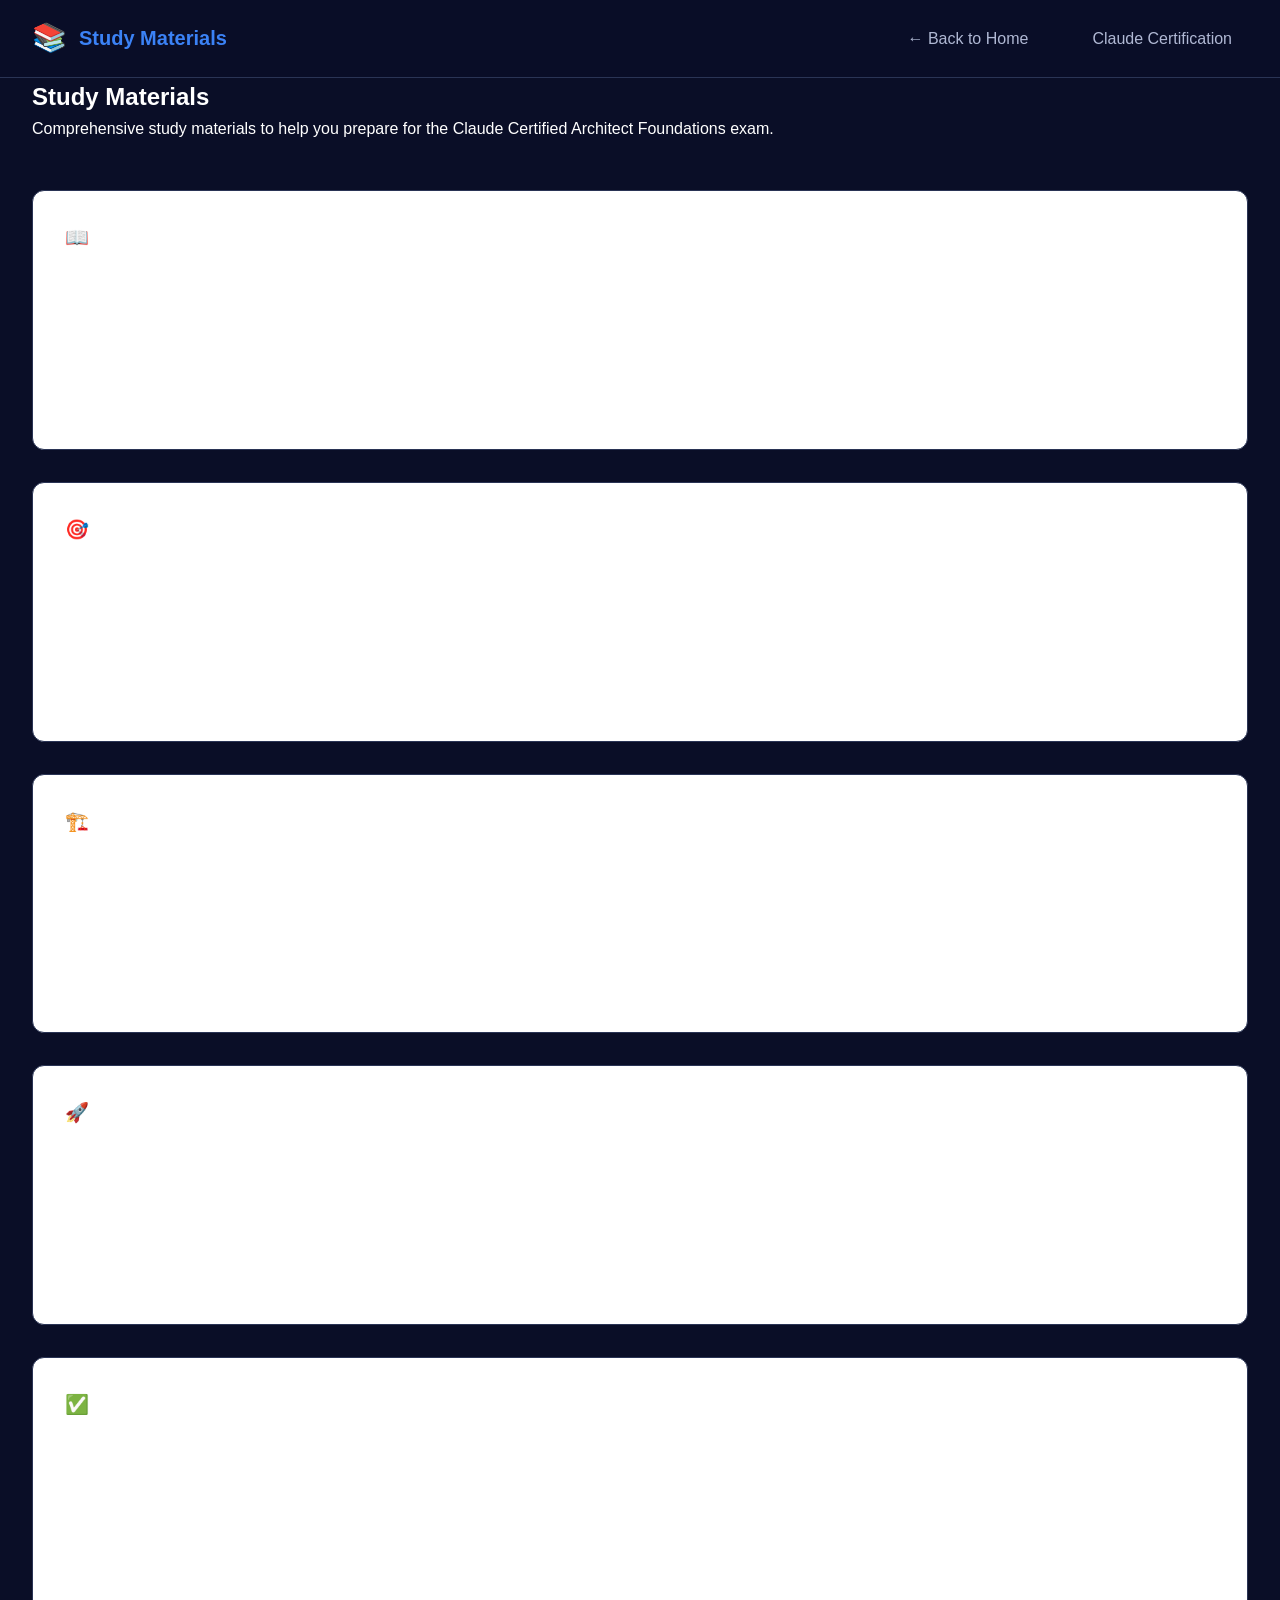
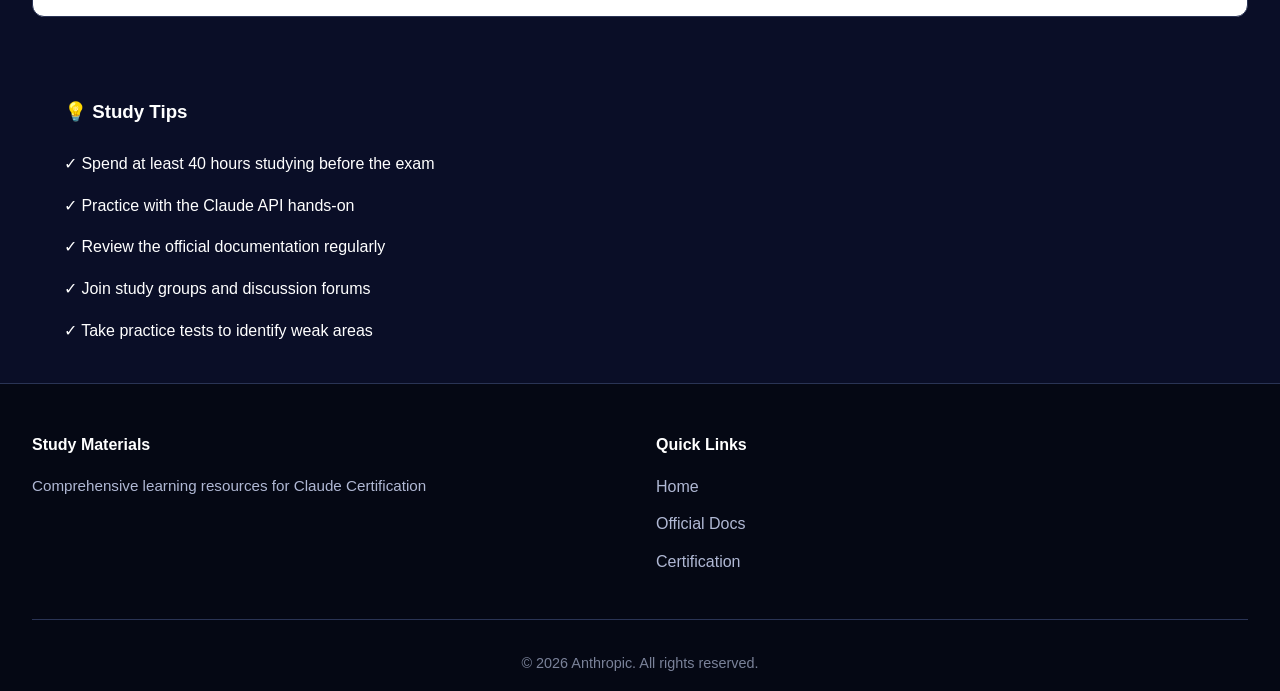
<file: study-materials.html>
<!DOCTYPE html>
<html lang="en">
<head>
    <meta charset="UTF-8">
    <meta name="viewport" content="width=device-width, initial-scale=1.0">
    <title>Study Materials - Claude Certification</title>
    <link rel="stylesheet" href="styles.css">
</head>
<body>
    <!-- Navigation Bar -->
    <nav class="navbar">
        <div class="nav-container">
            <div class="logo">
                <span class="logo-icon">📚</span>
                <span class="logo-text">Study Materials</span>
            </div>
            <ul class="nav-menu">
                <li><a href="index.html" class="nav-link">← Back to Home</a></li>
                <li><a href="https://www.anthropic.com/claude/certified-architect" target="_self" class="nav-link">Claude Certification</a></li>
            </ul>
            <div class="hamburger">
                <span></span>
                <span></span>
                <span></span>
            </div>
        </div>
    </nav>

    <!-- Main Content -->
    <main>
        <section id="study-materials" class="section active">
            <div class="container">
                <h2>Study Materials</h2>
                <div class="study-intro">
                    <p>Comprehensive study materials to help you prepare for the Claude Certified Architect Foundations exam.</p>
                </div>

                <div style="display: grid; gap: 2rem; margin-top: 3rem;">
                    <div style="background: white; padding: 2rem; border-radius: 0.75rem; border: 1px solid var(--border-color);">
                        <h3 style="color: var(--secondary-color); margin-bottom: 1rem; font-size: 1.2rem;">📖 Chapter 1: Claude API Fundamentals</h3>
                        <p style="color: var(--text-light); line-height: 1.8;">
                            Understanding the basics of Claude API, authentication, and core concepts. This chapter covers:
                        </p>
                        <ul style="margin-top: 1rem; margin-left: 1.5rem; color: var(--text-dark);">
                            <li>API authentication and keys</li>
                            <li>Request and response formats</li>
                            <li>Rate limiting and quotas</li>
                            <li>Available models and versions</li>
                        </ul>
                    </div>

                    <div style="background: white; padding: 2rem; border-radius: 0.75rem; border: 1px solid var(--border-color);">
                        <h3 style="color: var(--secondary-color); margin-bottom: 1rem; font-size: 1.2rem;">🎯 Chapter 2: Prompt Engineering</h3>
                        <p style="color: var(--text-light); line-height: 1.8;">
                            Master the art of crafting effective prompts for better results:
                        </p>
                        <ul style="margin-top: 1rem; margin-left: 1.5rem; color: var(--text-dark);">
                            <li>Prompt design best practices</li>
                            <li>Few-shot learning techniques</li>
                            <li>System prompts and roles</li>
                            <li>Token counting and optimization</li>
                        </ul>
                    </div>

                    <div style="background: white; padding: 2rem; border-radius: 0.75rem; border: 1px solid var(--border-color);">
                        <h3 style="color: var(--secondary-color); margin-bottom: 1rem; font-size: 1.2rem;">🏗️ Chapter 3: Architecture & Design Patterns</h3>
                        <p style="color: var(--text-light); line-height: 1.8;">
                            Learn architectural patterns for building scalable Claude applications:
                        </p>
                        <ul style="margin-top: 1rem; margin-left: 1.5rem; color: var(--text-dark);">
                            <li>Agentic workflows</li>
                            <li>Retrieval-augmented generation (RAG)</li>
                            <li>Error handling and retries</li>
                            <li>Caching strategies</li>
                        </ul>
                    </div>

                    <div style="background: white; padding: 2rem; border-radius: 0.75rem; border: 1px solid var(--border-color);">
                        <h3 style="color: var(--secondary-color); margin-bottom: 1rem; font-size: 1.2rem;">🚀 Chapter 4: Production Deployment</h3>
                        <p style="color: var(--text-light); line-height: 1.8;">
                            Deploy your Claude applications safely and efficiently:
                        </p>
                        <ul style="margin-top: 1rem; margin-left: 1.5rem; color: var(--text-dark);">
                            <li>Security best practices</li>
                            <li>Monitoring and logging</li>
                            <li>Cost optimization</li>
                            <li>Scaling considerations</li>
                        </ul>
                    </div>

                    <div style="background: white; padding: 2rem; border-radius: 0.75rem; border: 1px solid var(--border-color);">
                        <h3 style="color: var(--secondary-color); margin-bottom: 1rem; font-size: 1.2rem;">✅ Chapter 5: Exam Preparation & Practice</h3>
                        <p style="color: var(--text-light); line-height: 1.8;">
                            Final tips and practice questions to ace the exam:
                        </p>
                        <ul style="margin-top: 1rem; margin-left: 1.5rem; color: var(--text-dark);">
                            <li>Practice questions (sample included)</li>
                            <li>Common exam scenarios</li>
                            <li>Time management tips</li>
                            <li>Last-minute review checklist</li>
                        </ul>
                    </div>
                </div>

                <div style="margin-top: 3rem; padding: 2rem; background: var(--light-bg); border-radius: 0.75rem; border-left: 4px solid var(--accent-color);">
                    <h3 style="color: var(--primary-color); margin-bottom: 1rem;">💡 Study Tips</h3>
                    <ul style="list-style: none; color: var(--text-dark);">
                        <li style="padding: 0.5rem 0;">✓ Spend at least 40 hours studying before the exam</li>
                        <li style="padding: 0.5rem 0;">✓ Practice with the Claude API hands-on</li>
                        <li style="padding: 0.5rem 0;">✓ Review the official documentation regularly</li>
                        <li style="padding: 0.5rem 0;">✓ Join study groups and discussion forums</li>
                        <li style="padding: 0.5rem 0;">✓ Take practice tests to identify weak areas</li>
                    </ul>
                </div>
            </div>
        </section>
    </main>

    <!-- Footer -->
    <footer class="footer">
        <div class="footer-content">
            <div class="footer-section">
                <h4>Study Materials</h4>
                <p>Comprehensive learning resources for Claude Certification</p>
            </div>
            <div class="footer-section">
                <h4>Quick Links</h4>
                <ul>
                    <li><a href="index.html">Home</a></li>
                    <li><a href="https://docs.anthropic.com" target="_self">Official Docs</a></li>
                    <li><a href="https://www.anthropic.com/claude/certified-architect" target="_self">Certification</a></li>
                </ul>
            </div>
        </div>
        <div class="footer-bottom">
            <p>&copy; 2026 Anthropic. All rights reserved.</p>
        </div>
    </footer>

    <script src="script.js"></script>
</body>
</html>
</file>
<file: styles.css>
* {
    margin: 0;
    padding: 0;
    box-sizing: border-box;
}

:root {
    /* Dark Mode Colors */
    --bg-dark: #0a0e27;
    --bg-darker: #050814;
    --bg-card: #1a1f3a;
    --bg-hover: #232d4a;
    --text-primary: #ffffff;
    --text-secondary: #b0b8d4;
    --text-muted: #7a8299;
    --accent-primary: #3b82f6;
    --accent-secondary: #60a5fa;
    --border-color: #2a3455;
    --error-color: #ef4444;
    --success-color: #10b981;
    --warning-color: #f59e0b;
    --color-purple: #a78bfa;
    --color-tan: #d4a574;
    --color-green: #34d399;
    --color-red: #f87171;
    --color-cyan: #22d3ee;
    --shadow: 0 20px 40px rgba(0, 0, 0, 0.3);
    --shadow-sm: 0 4px 12px rgba(0, 0, 0, 0.2);
    --transition: all 0.3s ease;
}

html {
    scroll-behavior: smooth;
}

body {
    font-family: -apple-system, BlinkMacSystemFont, 'Segoe UI', Roboto, 'Helvetica Neue', Arial, sans-serif;
    background: var(--bg-dark);
    color: var(--text-primary);
    line-height: 1.6;
}

.dark-mode {
    background: var(--bg-dark);
}

/* Container */
.container {
    max-width: 1400px;
    margin: 0 auto;
    padding: 0 2rem;
}

/* Navigation */
.navbar {
    background: rgba(10, 14, 39, 0.95);
    backdrop-filter: blur(10px);
    border-bottom: 1px solid var(--border-color);
    padding: 1rem 0;
    position: sticky;
    top: 0;
    z-index: 1000;
}

.nav-container {
    max-width: 1400px;
    margin: 0 auto;
    padding: 0 2rem;
    display: flex;
    justify-content: space-between;
    align-items: center;
}

.logo {
    display: flex;
    align-items: center;
    gap: 0.75rem;
    font-size: 1.25rem;
    font-weight: 700;
    cursor: pointer;
    color: var(--accent-primary);
}

.logo-icon {
    font-size: 1.75rem;
}

.nav-menu {
    display: flex;
    list-style: none;
    gap: 2rem;
}

.nav-link {
    color: var(--text-secondary);
    text-decoration: none;
    font-weight: 500;
    padding: 0.5rem 1rem;
    border-radius: 0.5rem;
    transition: var(--transition);
}

.nav-link:hover,
.nav-link.active {
    color: var(--accent-primary);
    background: rgba(59, 130, 246, 0.1);
}

.hamburger {
    display: none;
    flex-direction: column;
    gap: 0.5rem;
    cursor: pointer;
}

.hamburger span {
    width: 25px;
    height: 2.5px;
    background: var(--text-primary);
    border-radius: 2px;
    transition: var(--transition);
}

@media (max-width: 768px) {
    .nav-menu {
        position: fixed;
        top: 60px;
        left: -100%;
        flex-direction: column;
        background: var(--bg-darker);
        width: 100%;
        padding: 2rem 0;
        gap: 0;
        border-bottom: 1px solid var(--border-color);
        transition: left 0.3s ease;
    }

    .nav-menu.active {
        left: 0;
    }

    .nav-link {
        display: block;
        padding: 1rem 2rem;
    }

    .hamburger {
        display: flex;
    }
}

/* Hero Section */
.hero {
    background: linear-gradient(135deg, var(--bg-darker) 0%, #1a1f3a 100%);
    padding: 6rem 2rem;
    text-align: center;
}

.hero-container {
    max-width: 900px;
    margin: 0 auto;
}

.hero-badge {
    display: inline-block;
    background: rgba(59, 130, 246, 0.1);
    border: 1px solid var(--border-color);
    color: var(--accent-primary);
    padding: 0.75rem 1.5rem;
    border-radius: 50px;
    font-weight: 600;
    font-size: 0.85rem;
    margin-bottom: 1.5rem;
}

.hero-title {
    font-size: 3.5rem;
    font-weight: 800;
    line-height: 1.2;
    margin-bottom: 1.5rem;
    color: var(--text-primary);
}

.gradient-text {
    background: linear-gradient(135deg, var(--accent-primary), var(--accent-secondary));
    -webkit-background-clip: text;
    -webkit-text-fill-color: transparent;
    background-clip: text;
}

.hero-subtitle {
    font-size: 1.25rem;
    color: var(--text-secondary);
    margin-bottom: 2rem;
}

.hero-meta {
    display: flex;
    justify-content: center;
    gap: 1rem;
    margin-bottom: 3rem;
    flex-wrap: wrap;
}

.meta-badge {
    background: var(--bg-card);
    border: 1px solid var(--border-color);
    padding: 0.75rem 1.5rem;
    border-radius: 0.5rem;
    font-weight: 600;
    font-size: 0.9rem;
    color: var(--text-secondary);
}

.hero-cta {
    display: flex;
    gap: 1rem;
    justify-content: center;
    flex-wrap: wrap;
}

.btn {
    padding: 1rem 2.5rem;
    font-weight: 600;
    border: none;
    border-radius: 0.75rem;
    cursor: pointer;
    transition: var(--transition);
    font-size: 1rem;
}

.btn-primary {
    background: var(--accent-primary);
    color: white;
}

.btn-primary:hover {
    background: var(--accent-secondary);
    transform: translateY(-2px);
    box-shadow: 0 12px 24px rgba(59, 130, 246, 0.3);
}

.btn-secondary {
    background: transparent;
    color: var(--accent-primary);
    border: 2px solid var(--accent-primary);
}

.btn-secondary:hover {
    background: rgba(59, 130, 246, 0.1);
}

.btn-large {
    padding: 1.2rem 3rem;
    font-size: 1.1rem;
}

@media (max-width: 768px) {
    .hero {
        padding: 4rem 1.5rem;
    }

    .hero-title {
        font-size: 2.2rem;
    }

    .hero-meta {
        flex-direction: column;
        align-items: center;
    }

    .hero-cta {
        flex-direction: column;
    }

    .btn {
        width: 100%;
    }
}

/* Exam Overview Section */
.exam-overview {
    background: var(--bg-dark);
    padding: 4rem 2rem;
    border-bottom: 1px solid var(--border-color);
}

.exam-overview h2,
.domains-section h2,
.scenarios-section h2,
.antipatterns-section h2,
.resources-section h2 {
    font-size: 2.5rem;
    font-weight: 800;
    margin-bottom: 1rem;
    text-align: center;
}

.section-subtitle {
    text-align: center;
    color: var(--text-secondary);
    font-size: 1.1rem;
    margin-bottom: 2.5rem;
}

.overview-grid {
    display: grid;
    grid-template-columns: repeat(auto-fit, minmax(250px, 1fr));
    gap: 1.5rem;
}

.overview-card {
    background: var(--bg-card);
    padding: 1.75rem;
    border-radius: 0.75rem;
    border: 1px solid var(--border-color);
    transition: var(--transition);
}

.overview-card:hover {
    border-color: var(--accent-primary);
    background: var(--bg-hover);
}

.card-label {
    color: var(--text-muted);
    font-size: 0.85rem;
    font-weight: 600;
    text-transform: uppercase;
    letter-spacing: 0.05em;
    margin-bottom: 0.75rem;
}

.card-value {
    font-size: 1.1rem;
    font-weight: 700;
    color: var(--text-primary);
    line-height: 1.6;
}

/* Domains Section */
.domains-section {
    background: var(--bg-dark);
    padding: 4rem 2rem;
    border-bottom: 1px solid var(--border-color);
}

.domains-list {
    display: flex;
    flex-direction: column;
    gap: 2rem;
}

.domain-card {
    display: flex;
    gap: 2rem;
    align-items: flex-start;
    background: var(--bg-card);
    padding: 2rem;
    border-radius: 0.75rem;
    border: 1px solid var(--border-color);
    transition: var(--transition);
}

.domain-card:hover {
    border-color: var(--accent-primary);
    background: var(--bg-hover);
}

.domain-icon {
    flex-shrink: 0;
    width: 80px;
    height: 80px;
    border-radius: 0.75rem;
    display: flex;
    align-items: center;
    justify-content: center;
    font-size: 2rem;
}

.domain-icon.purple {
    background: rgba(167, 139, 250, 0.1);
    color: var(--color-purple);
}

.domain-icon.tan {
    background: rgba(212, 165, 116, 0.1);
    color: var(--color-tan);
}

.domain-icon.green {
    background: rgba(52, 211, 153, 0.1);
    color: var(--color-green);
}

.domain-icon.red {
    background: rgba(248, 113, 113, 0.1);
    color: var(--color-red);
}

.domain-icon.cyan {
    background: rgba(34, 211, 238, 0.1);
    color: var(--color-cyan);
}

.domain-content h3 {
    font-size: 1.3rem;
    font-weight: 700;
    margin-bottom: 0.75rem;
}

.domain-content p {
    color: var(--text-secondary);
    line-height: 1.8;
    margin-bottom: 1.5rem;
}

.domain-weight {
    display: inline-block;
    background: rgba(59, 130, 246, 0.1);
    color: var(--accent-primary);
    padding: 0.5rem 1rem;
    border-radius: 0.5rem;
    font-weight: 600;
    font-size: 0.9rem;
}

@media (max-width: 768px) {
    .domain-card {
        flex-direction: column;
        align-items: center;
        text-align: center;
    }

    .domain-icon {
        width: 60px;
        height: 60px;
    }
}

/* Scenarios Section */
.scenarios-section {
    background: var(--bg-dark);
    padding: 4rem 2rem;
    border-bottom: 1px solid var(--border-color);
}

.scenarios-grid {
    display: grid;
    grid-template-columns: repeat(auto-fit, minmax(350px, 1fr));
    gap: 2rem;
}

.scenario-card {
    background: var(--bg-card);
    padding: 2rem;
    border-radius: 0.75rem;
    border: 1px solid var(--border-color);
    transition: var(--transition);
    position: relative;
}

.scenario-card:hover {
    border-color: var(--accent-primary);
    background: var(--bg-hover);
    transform: translateY(-4px);
}

.scenario-number {
    position: absolute;
    top: 1.5rem;
    right: 1.5rem;
    font-size: 2.5rem;
    font-weight: 900;
    color: rgba(59, 130, 246, 0.2);
}

.scenario-card h3 {
    font-size: 1.2rem;
    font-weight: 700;
    margin-bottom: 1rem;
    color: var(--text-primary);
}

.scenario-card p {
    color: var(--text-secondary);
    line-height: 1.8;
    margin-bottom: 1.5rem;
}

.scenario-tags {
    display: flex;
    gap: 0.75rem;
    flex-wrap: wrap;
}

.tag {
    display: inline-block;
    background: rgba(59, 130, 246, 0.1);
    color: var(--accent-primary);
    padding: 0.4rem 0.9rem;
    border-radius: 20px;
    font-size: 0.8rem;
    font-weight: 600;
}

@media (max-width: 768px) {
    .scenarios-grid {
        grid-template-columns: 1fr;
    }
}

/* Anti-Patterns Section */
.antipatterns-section {
    background: var(--bg-dark);
    padding: 4rem 2rem;
    border-bottom: 1px solid var(--border-color);
}

.antipatterns-grid {
    display: flex;
    flex-direction: column;
    gap: 2.5rem;
}

.antipattern-pair {
    display: grid;
    grid-template-columns: 1fr 1fr;
    gap: 2rem;
}

.antipattern {
    background: var(--bg-card);
    padding: 2rem;
    border-radius: 0.75rem;
    border: 1px solid var(--border-color);
    transition: var(--transition);
}

.antipattern:hover {
    background: var(--bg-hover);
}

.antipattern.wrong {
    border-color: rgba(239, 68, 68, 0.3);
}

.antipattern.right {
    border-color: rgba(16, 185, 129, 0.3);
}

.ap-header {
    display: flex;
    align-items: center;
    gap: 0.75rem;
    margin-bottom: 1.5rem;
    padding-bottom: 1rem;
    border-bottom: 1px solid var(--border-color);
}

.ap-header.error {
    border-bottom-color: rgba(239, 68, 68, 0.3);
}

.ap-header.success {
    border-bottom-color: rgba(16, 185, 129, 0.3);
}

.ap-icon {
    font-size: 1.5rem;
    font-weight: 900;
}

.antipattern.wrong .ap-icon {
    color: var(--error-color);
}

.antipattern.right .ap-icon {
    color: var(--success-color);
}

.ap-title {
    font-weight: 600;
    font-size: 0.85rem;
    text-transform: uppercase;
    letter-spacing: 0.05em;
}

.antipattern.wrong .ap-title {
    color: var(--error-color);
}

.antipattern.right .ap-title {
    color: var(--success-color);
}

.antipattern h4 {
    font-size: 1.1rem;
    margin-bottom: 0.75rem;
    color: var(--text-primary);
}

.antipattern p {
    color: var(--text-secondary);
    line-height: 1.7;
}

@media (max-width: 768px) {
    .antipattern-pair {
        grid-template-columns: 1fr;
    }
}

/* Resources Section */
.resources-section {
    background: var(--bg-dark);
    padding: 4rem 2rem;
    border-bottom: 1px solid var(--border-color);
}

.resources-grid {
    display: grid;
    grid-template-columns: repeat(auto-fit, minmax(280px, 1fr));
    gap: 2rem;
}

.resource-card {
    background: var(--bg-card);
    padding: 2rem;
    border-radius: 0.75rem;
    border: 1px solid var(--border-color);
    text-decoration: none;
    color: inherit;
    transition: var(--transition);
}

.resource-card:hover {
    border-color: var(--accent-primary);
    background: var(--bg-hover);
    transform: translateY(-4px);
}

.resource-icon {
    font-size: 2.5rem;
    margin-bottom: 1rem;
}

.resource-card h3 {
    font-size: 1.2rem;
    font-weight: 700;
    margin-bottom: 0.75rem;
    color: var(--text-primary);
}

.resource-card p {
    color: var(--text-secondary);
    margin-bottom: 1.5rem;
    line-height: 1.6;
}

.resource-cta {
    color: var(--accent-primary);
    font-weight: 600;
    transition: var(--transition);
}

.resource-card:hover .resource-cta {
    color: var(--accent-secondary);
}

/* CTA Section */
.cta-section {
    background: linear-gradient(135deg, rgba(59, 130, 246, 0.1) 0%, rgba(96, 165, 250, 0.05) 100%);
    border-top: 1px solid var(--border-color);
    border-bottom: 1px solid var(--border-color);
    padding: 5rem 2rem;
}

.cta-container {
    max-width: 800px;
    margin: 0 auto;
    text-align: center;
}

.cta-container h2 {
    font-size: 2.5rem;
    font-weight: 800;
    margin-bottom: 1rem;
}

.cta-container p {
    font-size: 1.2rem;
    color: var(--text-secondary);
    margin-bottom: 2.5rem;
}

.cta-buttons {
    display: flex;
    gap: 1rem;
    justify-content: center;
    flex-wrap: wrap;
}

@media (max-width: 768px) {
    .cta-buttons {
        flex-direction: column;
    }

    .cta-buttons .btn {
        width: 100%;
    }
}

/* Footer */
.footer {
    background: var(--bg-darker);
    border-top: 1px solid var(--border-color);
    padding: 3rem 2rem 1rem;
}

.footer-content {
    max-width: 1400px;
    margin: 0 auto;
    display: grid;
    grid-template-columns: repeat(auto-fit, minmax(250px, 1fr));
    gap: 2rem;
    margin-bottom: 2rem;
}

.footer-section h4 {
    font-weight: 700;
    margin-bottom: 1rem;
    color: var(--text-primary);
}

.footer-section p {
    color: var(--text-secondary);
    font-size: 0.95rem;
    line-height: 1.6;
}

.footer-section ul {
    list-style: none;
}

.footer-section ul li {
    margin-bottom: 0.75rem;
}

.footer-section a {
    color: var(--text-secondary);
    text-decoration: none;
    transition: var(--transition);
}

.footer-section a:hover {
    color: var(--accent-primary);
}

.footer-bottom {
    text-align: center;
    padding-top: 2rem;
    border-top: 1px solid var(--border-color);
    color: var(--text-muted);
    font-size: 0.9rem;
}

/* Utility Classes */
a {
    color: inherit;
    text-decoration: none;
}

/* Responsive */
@media (max-width: 1024px) {
    .container {
        padding: 0 1.5rem;
    }

    .nav-container {
        padding: 0 1.5rem;
    }
}

/* Animations */
@keyframes fadeIn {
    from {
        opacity: 0;
        transform: translateY(20px);
    }
    to {
        opacity: 1;
        transform: translateY(0);
    }
}

.domain-card,
.scenario-card,
.resource-card {
    animation: fadeIn 0.5s ease-out forwards;
}

/* PDF Viewer Section */
.pdf-guide-section {
    background: var(--bg-dark);
    padding: 4rem 2rem;
    border-bottom: 1px solid var(--border-color);
}

.pdf-guide-section h2 {
    font-size: 2.5rem;
    font-weight: 800;
    margin-bottom: 1rem;
    text-align: center;
}

.pdf-guide-section .section-subtitle {
    text-align: center;
    margin-bottom: 3rem;
}

.pdf-viewer-container {
    background: var(--bg-card);
    border: 1px solid var(--border-color);
    border-radius: 0.75rem;
    padding: 2rem;
    max-width: 900px;
    margin: 0 auto;
}

.pdf-viewer {
    background: var(--bg-darker);
    border-radius: 0.5rem;
    display: flex;
    justify-content: center;
    align-items: center;
    min-height: 500px;
    margin-bottom: 2rem;
    overflow: auto;
    border: 1px solid var(--border-color);
}

#pdfCanvas {
    max-width: 100%;
    height: auto;
}

.pdf-controls {
    display: flex;
    justify-content: space-between;
    align-items: center;
    gap: 1.5rem;
    padding-top: 1.5rem;
    border-top: 1px solid var(--border-color);
}

.pdf-btn {
    background: var(--accent-primary);
    color: white;
    border: none;
    padding: 0.75rem 1.5rem;
    border-radius: 0.5rem;
    cursor: pointer;
    font-weight: 600;
    font-size: 1rem;
    transition: var(--transition);
}

.pdf-btn:hover:not(:disabled) {
    background: var(--accent-secondary);
    transform: translateY(-2px);
}

.pdf-btn:disabled {
    background: var(--border-color);
    cursor: not-allowed;
    opacity: 0.5;
}

.pdf-page-info {
    color: var(--text-secondary);
    font-weight: 600;
    font-size: 1rem;
    white-space: nowrap;
}

#currentPage,
#totalPages {
    color: var(--accent-primary);
    font-weight: 700;
}

@media (max-width: 768px) {
    .pdf-viewer {
        min-height: 300px;
    }

    .pdf-controls {
        flex-direction: column;
        gap: 1rem;
    }

    .pdf-btn {
        width: 100%;
    }
}

/* Scrollbar Styling */
::-webkit-scrollbar {
    width: 10px;
}

::-webkit-scrollbar-track {
    background: var(--bg-dark);
}

::-webkit-scrollbar-thumb {
    background: var(--border-color);
    border-radius: 5px;
}

::-webkit-scrollbar-thumb:hover {
    background: var(--accent-primary);
}
</file>
